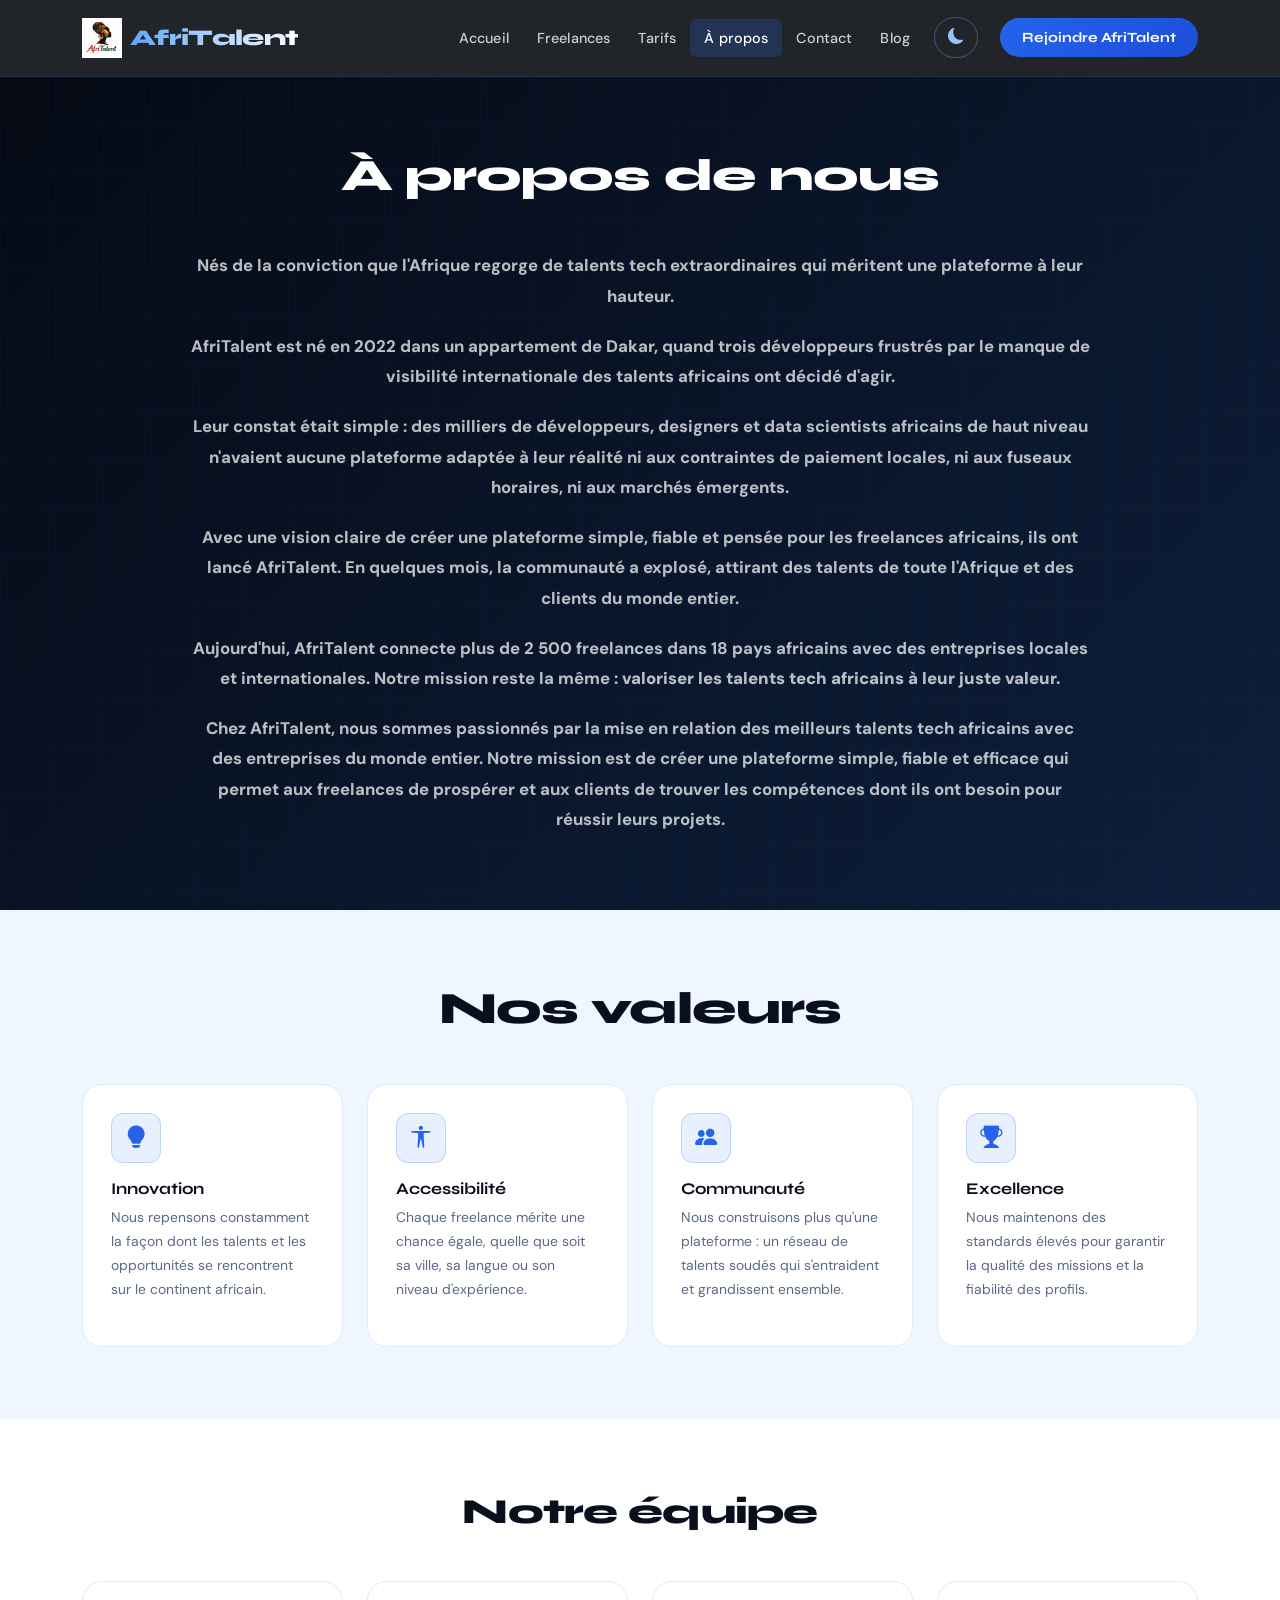
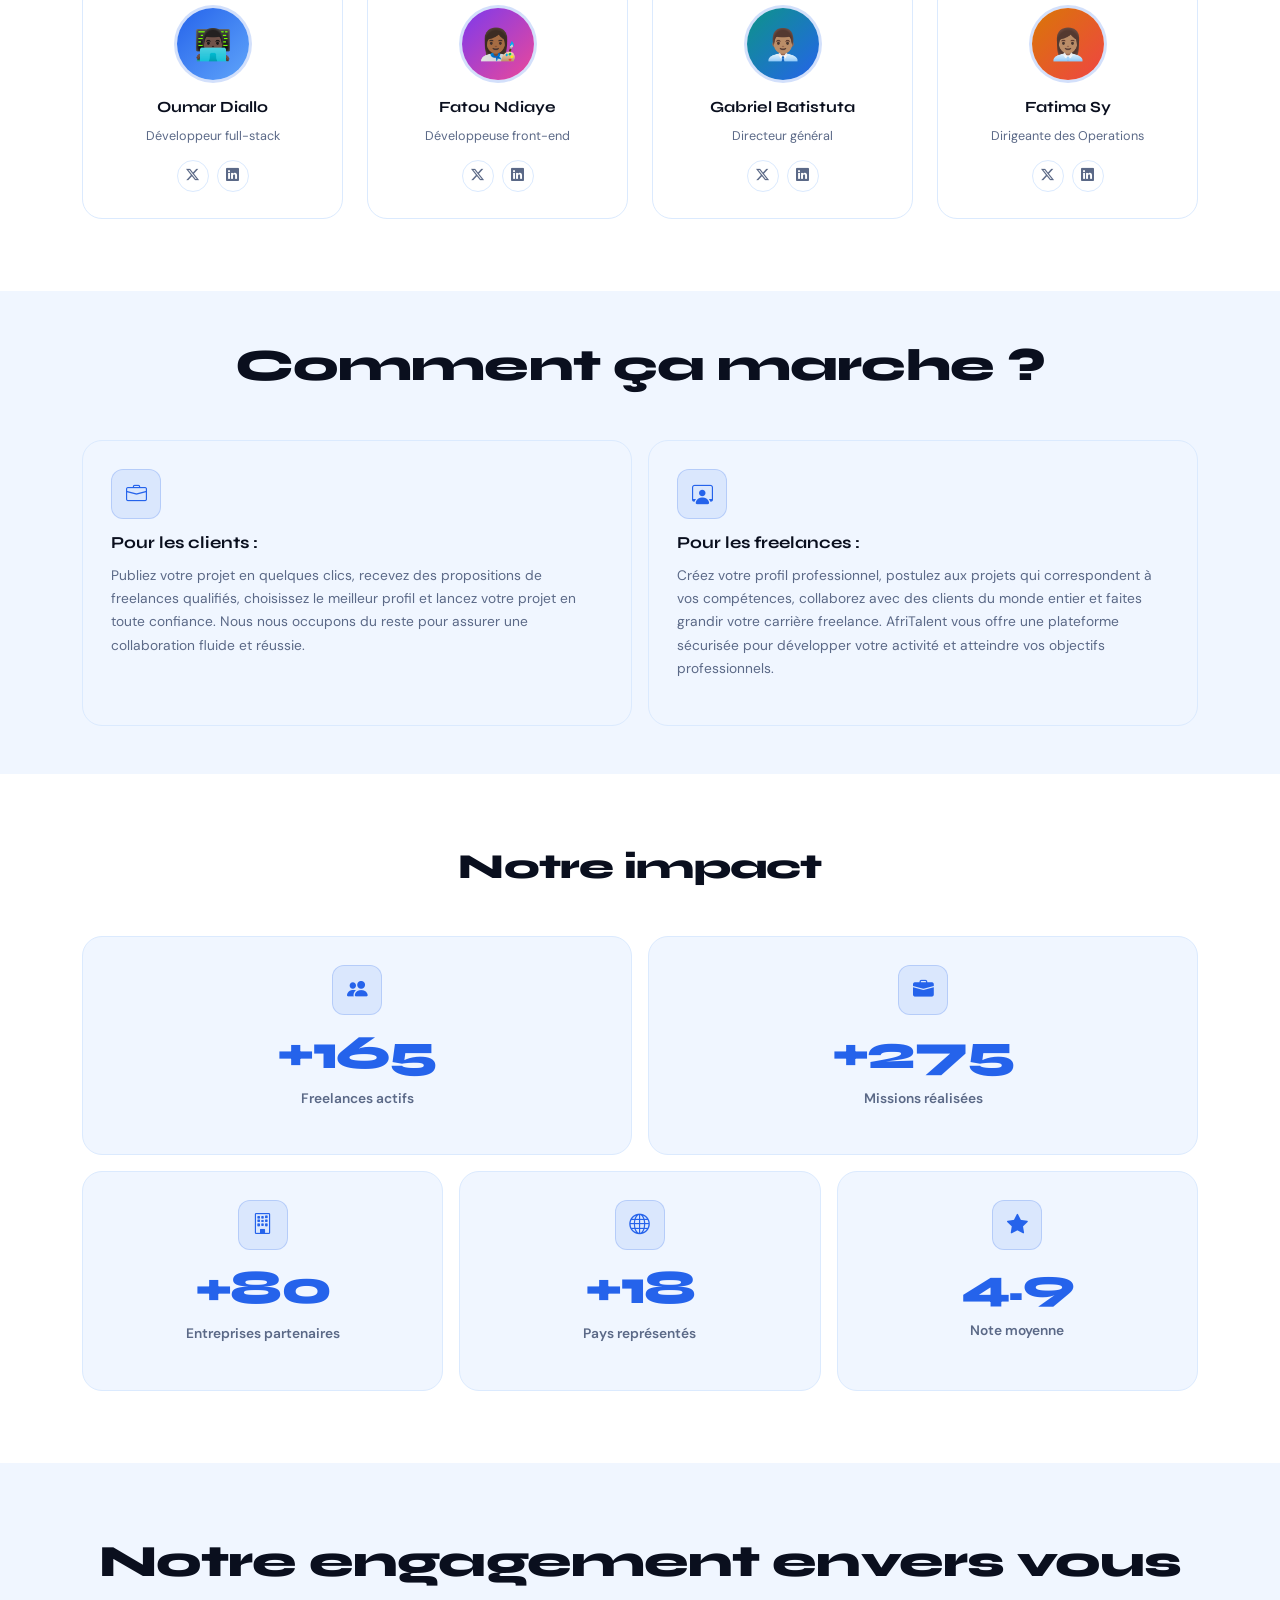
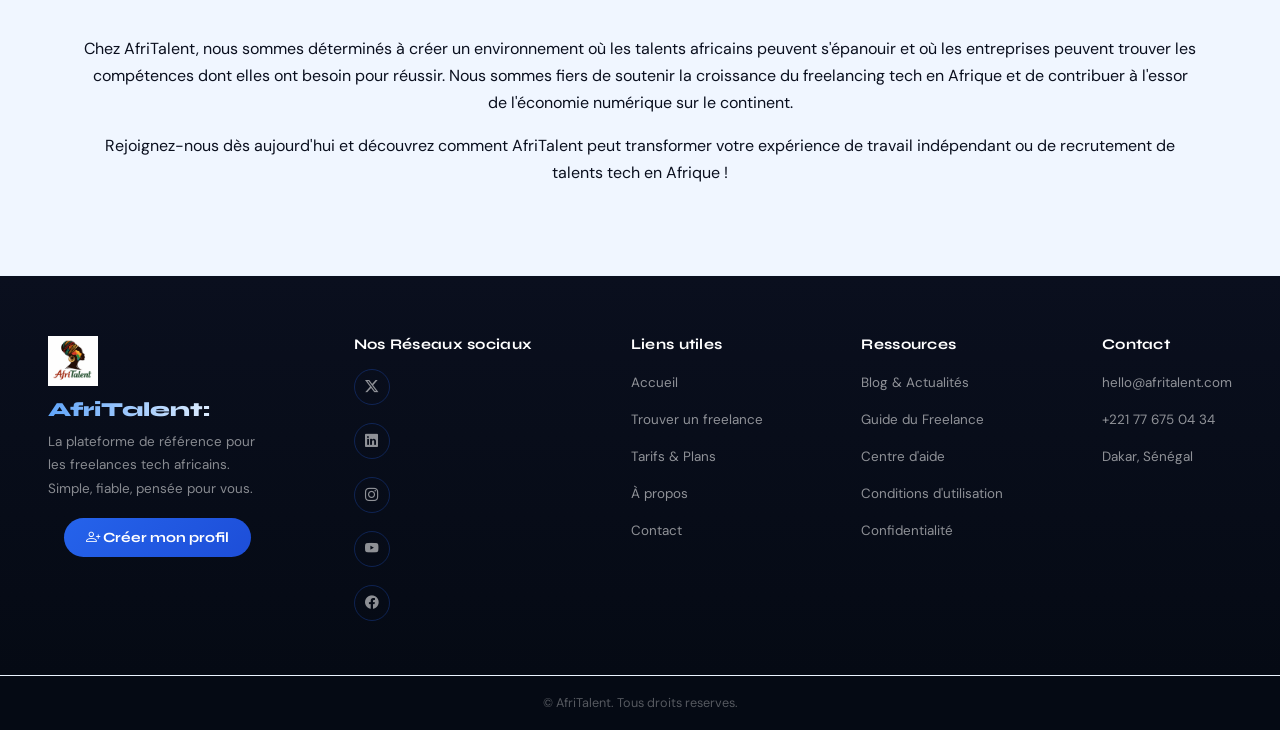
<file: about.html>
<!doctype html>
<html lang="fr">
  <head>
    <meta charset="UTF-8" />
    <meta name="viewport" content="width=device-width, initial-scale=1.0" />
    <title>AfriTalent — about</title>
    <!-- Bootstrap 5 via CDN : feuille de style -->
    <link
      href="https://cdn.jsdelivr.net/npm/bootstrap@5.3.0/dist/css/bootstrap.min.css"
      rel="stylesheet"
    />
    <link
      href="https://cdn.jsdelivr.net/npm/bootstrap-icons@1.11.3/font/bootstrap-icons.min.css"
      rel="stylesheet"
    />
    <!-- Votre feuille de style personnelle -->
    <link rel="stylesheet" href="css/style.css" />
    <link rel="icon" type="image/x-icon" href="./images/logo AfriTalent.png" />
  </head>
  <body>
    <!-- Le contenu de la page sera ajoute ici -->
    <nav class="navbar navbar-expand-lg navbar-dark bg-dark">
      <div class="container">
        <img
          src="./images/logo AfriTalent.png"
          alt="logo AfriTalent"
          height="40px"
        />
        <a class="navbar-brand" href="index.html">AfriTalent</a>
        <button
          class="navbar-toggler"
          type="button"
          data-bs-toggle="collapse"
          data-bs-target="#navMenu"
          aria-controls="navMenu"
          aria-expanded="false"
          aria-label="Toggle navigation"
        >
          <span class="navbar-toggler-icon"></span>
        </button>
        <div class="collapse navbar-collapse" id="navMenu">
          <ul class="navbar-nav ms-auto">
            <li class="nav-item">
              <a class="nav-link" href="index.html">Accueil</a>
            </li>
            <li class="nav-item">
              <a class="nav-link" href="freelances.html">Freelances</a>
            </li>
            <li class="nav-item">
              <a class="nav-link" href="tarifs.html">Tarifs</a>
            </li>
            <li class="nav-item">
              <a class="nav-link active" href="about.html">À propos</a>
            </li>
            <li class="nav-item">
              <a class="nav-link" href="contact.html">Contact</a>
            </li>
            <li class="nav-item">
              <a class="nav-link" href="blog.html">Blog</a>
            </li>
          </ul>
          <button id="darkToggle" aria-label="Basculer le mode sombre">
            <i class="bi bi-moon-fill" id="darkIcon"></i>
          </button>
          <a href="freelances.html" class="btn btn-primary ms-3"
            >Rejoindre AfriTalent</a
          >
        </div>
      </div>
    </nav>
    <!-- Contenu principal -->
    <main>
      <!-- Section Hero : accroche principale -->
      <section class="hero">
        <div class="container">
          <h2 class="text-center mb-5 fade-in-up">À propos de nous</h2>
          <p class="page-hero-sub text text-center fade-in-up">
            Nés de la conviction que l'Afrique regorge de talents tech
            extraordinaires qui méritent une plateforme à leur hauteur.
          </p>

          <p class="text-center fade-in-up">
            AfriTalent est né en 2022 dans un appartement de Dakar, quand trois
            développeurs frustrés par le manque de visibilité internationale des
            talents africains ont décidé d'agir.
          </p>
          <p class="text-center fade-in-up">
            Leur constat était simple : des milliers de développeurs, designers
            et data scientists africains de haut niveau n'avaient aucune
            plateforme adaptée à leur réalité ni aux contraintes de paiement
            locales, ni aux fuseaux horaires, ni aux marchés émergents.
          </p>
          <p class="text-center fade-in-up">
            Avec une vision claire de créer une plateforme simple, fiable et
            pensée pour les freelances africains, ils ont lancé AfriTalent. En
            quelques mois, la communauté a explosé, attirant des talents de
            toute l'Afrique et des clients du monde entier.
          </p>
          <p class="text-center fade-in-up">
            Aujourd'hui, AfriTalent connecte plus de 2 500 freelances dans 18
            pays africains avec des entreprises locales et internationales.
            Notre mission reste la même :
            <strong
              >valoriser les talents tech africains à leur juste valeur.</strong
            >
          </p>
          <p class="text-center fade-in-up">
            Chez AfriTalent, nous sommes passionnés par la mise en relation des
            meilleurs talents tech africains avec des entreprises du monde
            entier. Notre mission est de créer une plateforme simple, fiable et
            efficace qui permet aux freelances de prospérer et aux clients de
            trouver les compétences dont ils ont besoin pour réussir leurs
            projets.
          </p>
        </div>
      </section>
      <!-- Section Valeurs : ce qui nous anime -->
      <section class="container">
        <h2 class="text-center mb-5 fade-in-up">Nos valeurs</h2>
        <div class="row g-4">
          <div class="col-12 col-md-6 col-lg-3 fade-in-up">
            <div class="value-card">
              <div class="value-icon"><i class="bi bi-lightbulb-fill"></i></div>
              <h3 class="value-title">Innovation</h3>
              <p class="value-desc">
                Nous repensons constamment la façon dont les talents et les
                opportunités se rencontrent sur le continent africain.
              </p>
            </div>
          </div>
          <div class="col-12 col-md-6 col-lg-3 fade-in-up">
            <div class="value-card">
              <div class="value-icon">
                <i class="bi bi-universal-access"></i>
              </div>
              <h3 class="value-title">Accessibilité</h3>
              <p class="value-desc">
                Chaque freelance mérite une chance égale, quelle que soit sa
                ville, sa langue ou son niveau d'expérience.
              </p>
            </div>
          </div>
          <div class="col-12 col-md-6 col-lg-3 fade-in-up">
            <div class="value-card">
              <div class="value-icon"><i class="bi bi-people-fill"></i></div>
              <h3 class="value-title">Communauté</h3>
              <p class="value-desc">
                Nous construisons plus qu'une plateforme : un réseau de talents
                soudés qui s'entraident et grandissent ensemble.
              </p>
            </div>
          </div>
          <div class="col-12 col-md-6 col-lg-3 fade-in-up">
            <div class="value-card">
              <div class="value-icon"><i class="bi bi-trophy-fill"></i></div>
              <h3 class="value-title">Excellence</h3>
              <p class="value-desc">
                Nous maintenons des standards élevés pour garantir la qualité
                des missions et la fiabilité des profils.
              </p>
            </div>
          </div>
        </div>
      </section>
      <!-- section l'équipe -->
      <section class="section-bg-card" aria-labelledby="equipe-title">
        <div class="container">
          <div class="text-center mb-5 fade-in-up">
            <h2 class="section-title" id="equipe-title">Notre équipe</h2>
          </div>
          <div class="row g-4">
            <div class="col-12 col-sm-6 col-lg-3 fade-in-up">
              <div class="team-card">
                <div class="team-avatar avatar--team1" aria-hidden="true">
                  👨🏿‍💻
                </div>
                <div class="team-name">Oumar Diallo</div>
                <div class="team-role">Développeur full-stack</div>
                <div class="team-socials">
                  <a
                    href="#"
                    class="team-social-link"
                    aria-label="Twitter Oumar"
                    ><i class="bi bi-twitter-x"></i
                  ></a>
                  <a
                    href="#"
                    class="team-social-link"
                    aria-label="LinkedIn Oumar"
                    ><i class="bi bi-linkedin"></i
                  ></a>
                </div>
              </div>
            </div>

            <div class="col-12 col-sm-6 col-lg-3 fade-in-up">
              <div class="team-card">
                <div class="team-avatar avatar--team2" aria-hidden="true">
                  👩🏾‍🎨
                </div>
                <div class="team-name">Fatou Ndiaye</div>
                <div class="team-role">Développeuse front-end</div>
                <div class="team-socials">
                  <a
                    href="#"
                    class="team-social-link"
                    aria-label="Twitter Fatou"
                    ><i class="bi bi-twitter-x"></i
                  ></a>
                  <a
                    href="#"
                    class="team-social-link"
                    aria-label="LinkedIn Fatou"
                    ><i class="bi bi-linkedin"></i
                  ></a>
                </div>
              </div>
            </div>

            <div class="col-12 col-sm-6 col-lg-3 fade-in-up">
              <div class="team-card">
                <div class="team-avatar avatar--team3" aria-hidden="true">
                  👨🏽‍💼
                </div>
                <div class="team-name">Gabriel Batistuta</div>
                <div class="team-role">Directeur général</div>
                <div class="team-socials">
                  <a
                    href="#"
                    class="team-social-link"
                    aria-label="Twitter Gabriel"
                    ><i class="bi bi-twitter-x"></i
                  ></a>
                  <a
                    href="#"
                    class="team-social-link"
                    aria-label="LinkedIn Gabriel"
                    ><i class="bi bi-linkedin"></i
                  ></a>
                </div>
              </div>
            </div>

            <div class="col-12 col-sm-6 col-lg-3 fade-in-up">
              <div class="team-card">
                <div class="team-avatar avatar--team4" aria-hidden="true">
                  👩🏽‍💼
                </div>
                <div class="team-name">Fatima Sy</div>
                <div class="team-role">Dirigeante des Operations</div>
                <div class="team-socials">
                  <a
                    href="#"
                    class="team-social-link"
                    aria-label="Twitter Fatima"
                    ><i class="bi bi-twitter-x"></i
                  ></a>
                  <a
                    href="#"
                    class="team-social-link"
                    aria-label="LinkedIn Fatima"
                    ><i class="bi bi-linkedin"></i
                  ></a>
                </div>
              </div>
            </div>
          </div>
        </div>
      </section>
      <!-- Section Comment ça marche : processus simple -->
      <section class="container py-5">
        <h2 class="text-center mb-5 fade-in-up">Comment ça marche ?</h2>
        <div class="bento-grid">
          <article class="bento-card card-large fade-in-up">
            <div class="bento-icon"><i class="bi bi-briefcase"></i></div>
            <h3>Pour les clients :</h3>
            <p>
              Publiez votre projet en quelques clics, recevez des propositions
              de freelances qualifiés, choisissez le meilleur profil et lancez
              votre projet en toute confiance. Nous nous occupons du reste pour
              assurer une collaboration fluide et réussie.
            </p>
          </article>
          <article class="bento-card card-large fade-in-up">
            <div class="bento-icon"><i class="bi bi-person-workspace"></i></div>
            <h3>Pour les freelances :</h3>
            <p>
              Créez votre profil professionnel, postulez aux projets qui
              correspondent à vos compétences, collaborez avec des clients du
              monde entier et faites grandir votre carrière freelance.
              AfriTalent vous offre une plateforme sécurisée pour développer
              votre activité et atteindre vos objectifs professionnels.
            </p>
          </article>
        </div>
      </section>
      <section class="section-bg-card" aria-labelledby="chiffres-title">
        <div class="text-center mb-5 fade-in-up">
          <h2 class="section-title" id="chiffres-title">Notre impact</h2>
        </div>

        <div class="container">
          <div class="bento-grid" id="dg">
            <div class="bento-card bento-card--stat-lg fade-in-up">
              <div class="bento-icon bento-icon--center">
                <i class="bi bi-people-fill"></i>
              </div>

              <div class="bento-stat-value">
                <span class="counter" data-target="500">+500</span>
              </div>

              <p class="bento-stat-label">Freelances actifs</p>
            </div>

            <div class="bento-card bento-card--stat-lg fade-in-up">
              <div class="bento-icon bento-icon--center">
                <i class="bi bi-briefcase-fill"></i>
              </div>

              <div class="bento-stat-value">
                <span class="counter" data-target="1000">+1000</span>
              </div>

              <p class="bento-stat-label">Missions réalisées</p>
            </div>

            <div class="bento-card bento-card--stat-sm fade-in-up">
              <div class="bento-icon bento-icon--center">
                <i class="bi bi-building"></i>
              </div>

              <div class="bento-stat-value">
                <span class="counter" data-target="300">+300</span>
              </div>

              <p class="bento-stat-label">Entreprises partenaires</p>
            </div>

            <div class="bento-card bento-card--stat-sm fade-in-up">
              <div class="bento-icon bento-icon--center">
                <i class="bi bi-globe"></i>
              </div>

              <div class="bento-stat-value">
                <span class="counter" data-target="18">+18</span>
              </div>

              <p class="bento-stat-label">Pays représentés</p>
            </div>

            <div class="bento-card bento-card--stat-sm fade-in-up">
              <div class="bento-icon bento-icon--center">
                <i class="bi bi-star-fill"></i>
              </div>

              <div class="bento-stat-fixed">4.9</div>

              <p class="bento-stat-label">Note moyenne</p>
            </div>
          </div>
        </div>
      </section>
      <!-- Section Conclusion : notre engagement envers vous -->
      <section class="container">
        <h2 class="text-center mb-5 fade-in-up">
          Notre engagement envers vous
        </h2>
        <p class="text-center fade-in-up">
          Chez AfriTalent, nous sommes déterminés à créer un environnement où
          les talents africains peuvent s'épanouir et où les entreprises peuvent
          trouver les compétences dont elles ont besoin pour réussir. Nous
          sommes fiers de soutenir la croissance du freelancing tech en Afrique
          et de contribuer à l'essor de l'économie numérique sur le continent.
        </p>
        <p class="text-center fade-in-up">
          Rejoignez-nous dès aujourd'hui et découvrez comment AfriTalent peut
          transformer votre expérience de travail indépendant ou de recrutement
          de talents tech en Afrique !
        </p>
      </section>
      <hr />
    </main>
    <!-- Pied de page -->
    <footer class="footer">
      <div class="footer-brand">
        <img src="./images/logo AfriTalent.png" width="50px" alt="logo" />
        <h4>AfriTalent:</h4>
        <p>
          La plateforme de référence pour <br />les freelances tech africains.
          <br />
          Simple, fiable, pensée pour vous.
        </p>
        <a href="freelances.html" class="btn btn-primary ms-3"
          ><i class="bi bi-person-plus"></i> Créer mon profil</a
        >
      </div>
      <div class="social-icons">
        <h5>Nos Réseaux sociaux</h5>
        <ul>
          <li>
            <a href="#" class="social-icon" aria-label="Twitter"
              ><i class="bi bi-twitter-x"></i
            ></a>
          </li>
          <li>
            <a href="#" class="social-icon" aria-label="LinkedIn"
              ><i class="bi bi-linkedin"></i
            ></a>
          </li>
          <li>
            <a href="#" class="social-icon" aria-label="Instagram"
              ><i class="bi bi-instagram"></i
            ></a>
          </li>
          <li>
            <a href="#" class="social-icon" aria-label="YouTube"
              ><i class="bi bi-youtube"></i
            ></a>
          </li>
          <li>
            <a href="#" class="social-icon" aria-label="Facebook"
              ><i class="bi bi-facebook"></i
            ></a>
          </li>
        </ul>
      </div>
      <div>
        <h5>Liens utiles</h5>
        <ul>
          <li><a href="index.html">Accueil</a></li>
          <li><a href="freelances.html">Trouver un freelance</a></li>
          <li><a href="tarifs.html">Tarifs &amp; Plans</a></li>
          <li><a href="about.html">À propos</a></li>
          <li><a href="contact.html">Contact</a></li>
        </ul>
      </div>
      <div>
        <h5>Ressources</h5>
        <ul>
          <li><a href="#">Blog &amp; Actualités</a></li>
          <li><a href="#">Guide du Freelance</a></li>
          <li><a href="#">Centre d'aide</a></li>
          <li><a href="#">Conditions d'utilisation</a></li>
          <li><a href="#">Confidentialité</a></li>
        </ul>
      </div>
      <div>
        <h5>Contact</h5>
        <ul>
          <li>
            <a href="mailto:hello@afritalent.com">hello@afritalent.com</a>
          </li>
          <li><a href="tel:+221776750434">+221 77 675 04 34</a></li>
          <li><span>Dakar, Sénégal</span></li>
        </ul>
      </div>
    </footer>
    <hr />
    <p>&copy; <span id="year"></span> AfriTalent. Tous droits reserves.</p>
    <!-- Bootstrap 5 via CDN : script JavaScript -->
    <script src="https://cdn.jsdelivr.net/npm/bootstrap@5.3.0/dist/js/bootstrap.bundle.min.js"></script>
    <!-- Votre script JavaScript -->
    <button id="backToTop" title="Retour en haut">
      <i class="bi bi-arrow-up"></i>
    </button>
    <script src="js/main.js"></script>
  </body>
</html>
</file>
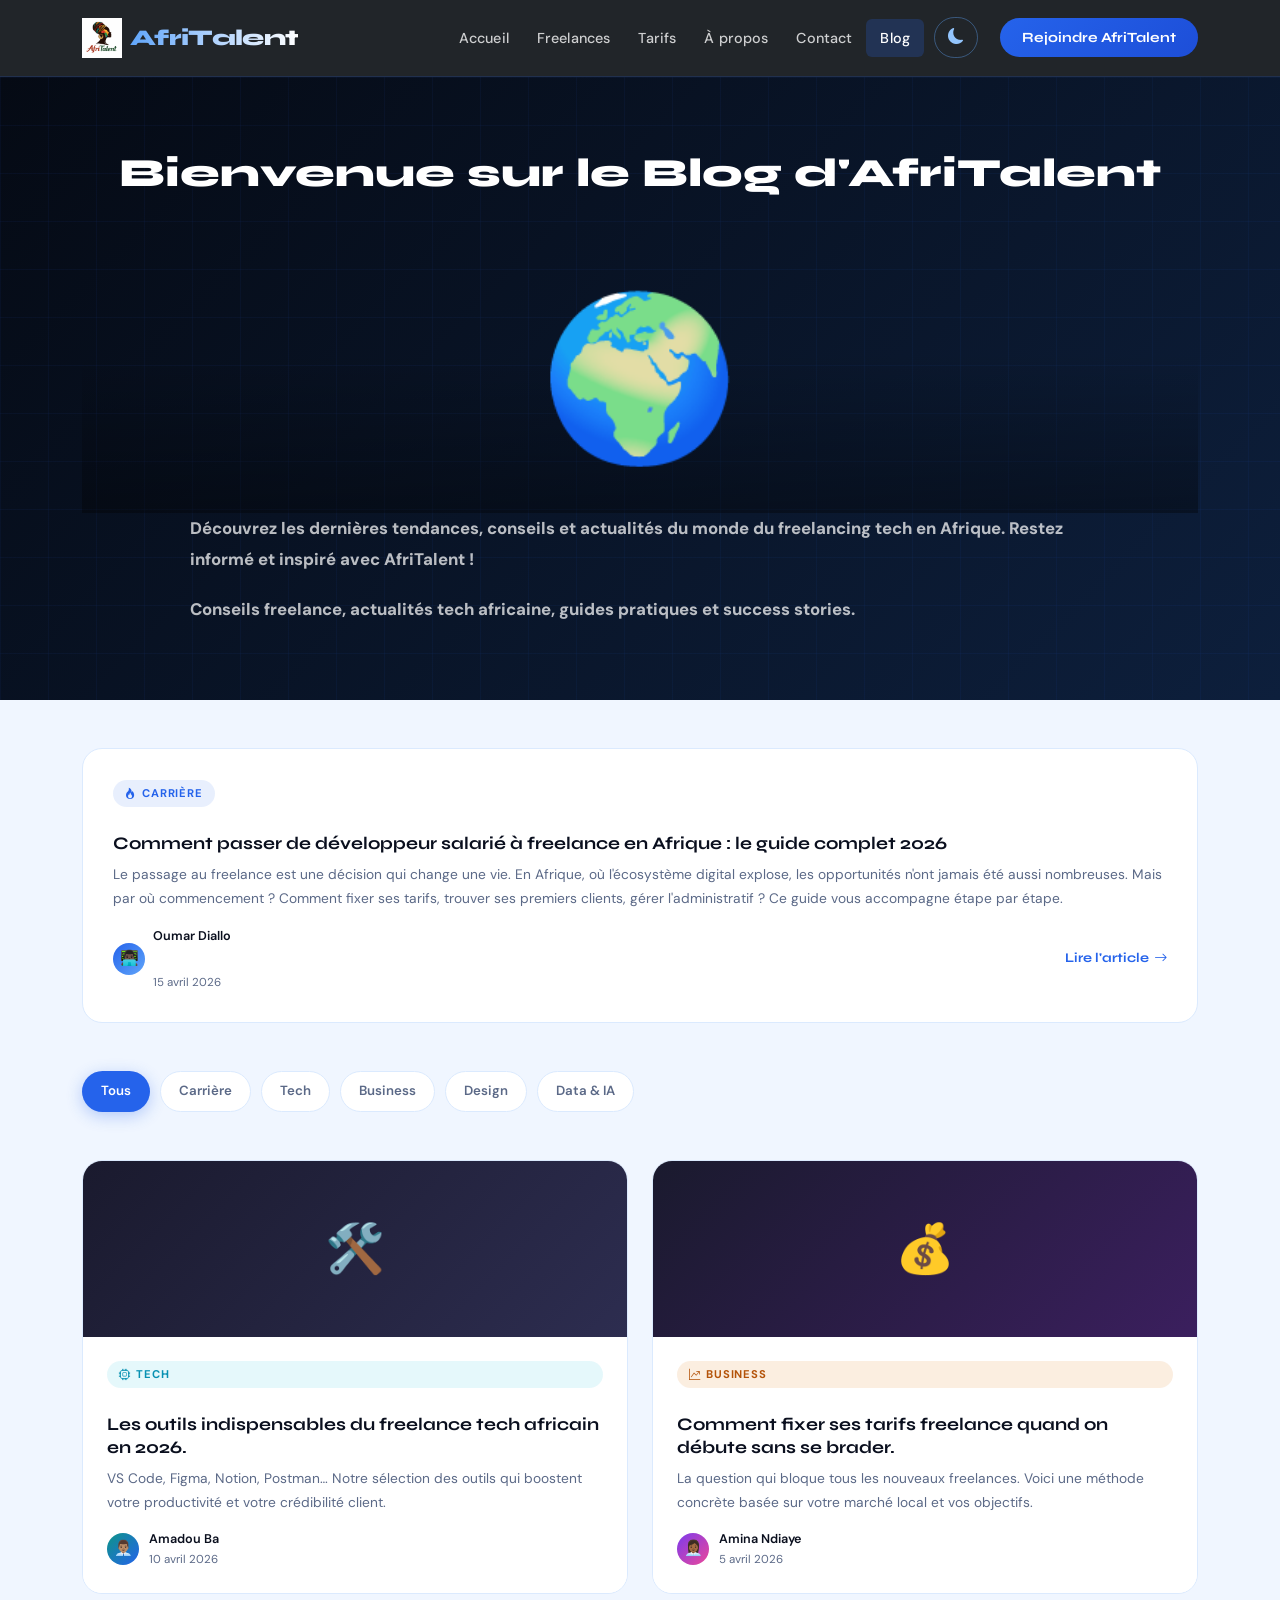
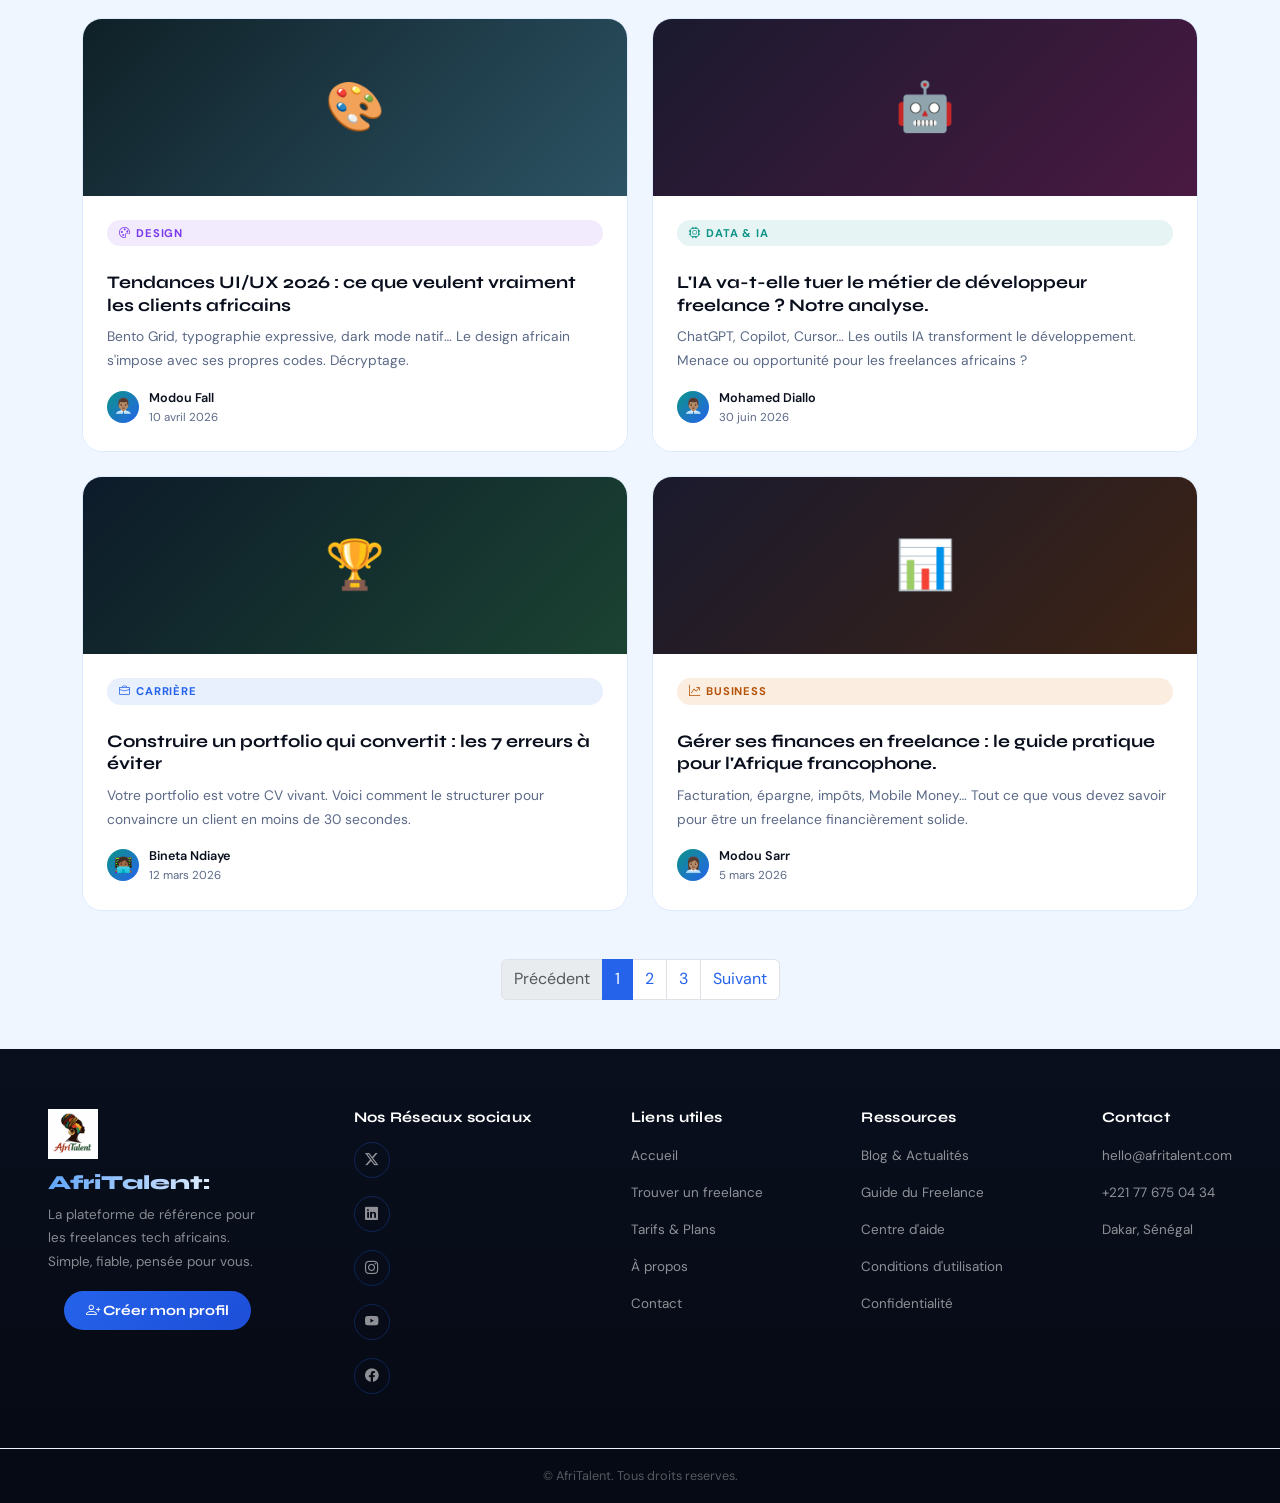
<file: blog.html>
<!doctype html>
<html lang="fr">
  <head>
    <meta charset="UTF-8" />
    <meta name="viewport" content="width=device-width, initial-scale=1.0" />
    <title>AfriTalent — Blog</title>
    <!-- Bootstrap 5 via CDN : feuille de style -->
    <link
      href="https://cdn.jsdelivr.net/npm/bootstrap@5.3.0/dist/css/bootstrap.min.css"
      rel="stylesheet"
    />
    <link
      href="https://cdn.jsdelivr.net/npm/bootstrap-icons@1.11.3/font/bootstrap-icons.min.css"
      rel="stylesheet"
    />
    <!-- Votre feuille de style personnelle -->
    <link rel="stylesheet" href="css/style.css" />
    <link rel="icon" type="image/x-icon" href="./images/logo AfriTalent.png" />
  </head>
  <body>
    <nav class="navbar navbar-expand-lg navbar-dark bg-dark">
      <div class="container">
        <img
          src="./images/logo AfriTalent.png"
          alt="logo AfriTalent"
          height="40px"
        />
        <a class="navbar-brand" href="index.html">AfriTalent</a>
        <button
          class="navbar-toggler"
          type="button"
          data-bs-toggle="collapse"
          data-bs-target="#navMenu"
          aria-controls="navMenu"
          aria-expanded="false"
          aria-label="Toggle navigation"
        >
          <span class="navbar-toggler-icon"></span>
        </button>
        <div class="collapse navbar-collapse" id="navMenu">
          <ul class="navbar-nav ms-auto">
            <li class="nav-item">
              <a class="nav-link" href="index.html">Accueil</a>
            </li>
            <li class="nav-item">
              <a class="nav-link" href="freelances.html">Freelances</a>
            </li>
            <li class="nav-item">
              <a class="nav-link" href="tarifs.html">Tarifs</a>
            </li>
            <li class="nav-item">
              <a class="nav-link" href="about.html">À propos</a>
            </li>
            <li class="nav-item">
              <a class="nav-link" href="contact.html">Contact</a>
            </li>
            <li class="nav-item">
              <a class="nav-link active" href="blog.html">Blog</a>
            </li>
          </ul>
          <button id="darkToggle" aria-label="Basculer le mode sombre">
            <i class="bi bi-moon-fill" id="darkIcon"></i>
          </button>
          <a href="freelances.html" class="btn btn-primary ms-3"
            >Rejoindre AfriTalent</a
          >
        </div>
      </div>
    </nav>
    <main>
      <!-- Section Hero : accroche principale -->
      <section class="hero">
        <div class="container">
          <h1 class="text-center mb-5 fade-in-up">
            Bienvenue sur le Blog d'AfriTalent
          </h1>
          <div
            class="blog-featured-img fade-in-up"
            aria-hidden="true"
            style="
              font-size: 10rem;
              background: linear-gradient(
                to top,
                rgba(0, 0, 0, 0.35),
                transparent 60%
              );
              align-items: center;
              justify-content: center;
              display: flex;
            "
          >
            🌍
          </div>
          <p class="fade-in-up">
            Découvrez les dernières tendances, conseils et actualités du monde
            du freelancing tech en Afrique. Restez informé et inspiré avec
            AfriTalent !
          </p>
          <p class="page-hero-sub fade-in-up">
            Conseils freelance, actualités tech africaine, guides pratiques et
            success stories.
          </p>
        </div>
      </section>
      <section aria-labelledby="blog-title" class="py-5">
        <div class="container">
          <div class="blog-featured-body mb-5">
            <span class="blog-cat blog-cat--carriere">
              <i class="bi bi-fire"></i> Carrière
            </span>
            <h2 class="blog-title mt-3 fade-in-up" id="blog-title">
              <a href="#">
                Comment passer de développeur salarié à freelance en Afrique :
                le guide complet 2026
              </a>
            </h2>
            <p class="blog-excerpt fade-in-up">
              Le passage au freelance est une décision qui change une vie. En
              Afrique, où l'écosystème digital explose, les opportunités n'ont
              jamais été aussi nombreuses. Mais par où commencement ? Comment
              fixer ses tarifs, trouver ses premiers clients, gérer
              l'administratif ? Ce guide vous accompagne étape par étape.
            </p>
            <div
              class="blog-meta d-flex align-items-center flex-wrap gap-2 fade-in-up"
            >
              <div
                class="blog-meta-avatar blog-meta-avatar--1"
                aria-hidden="true"
              >
                👨🏿‍💻
              </div>

              <div class="blog-meta-info">
                <span class="blog-meta-author">Oumar Diallo</span><br />
                <span class="blog-meta-date">15 avril 2026</span>
              </div>

              <a href="#" class="blog-read-more ms-auto">
                Lire l'article <i class="bi bi-arrow-right"></i>
              </a>
            </div>
          </div>

          <div
            class="blog-filter-bar fade-in-up mb-5"
            role="group"
            aria-label="Filtrer les articles"
          >
            <button class="blog-filter-btn active" data-blog-filter="all">
              Tous
            </button>
            <button class="blog-filter-btn" data-blog-filter="carriere">
              Carrière
            </button>
            <button class="blog-filter-btn" data-blog-filter="tech">
              Tech
            </button>
            <button class="blog-filter-btn" data-blog-filter="business">
              Business
            </button>
            <button class="blog-filter-btn" data-blog-filter="design">
              Design
            </button>
            <button class="blog-filter-btn" data-blog-filter="data-ia">
              Data & IA
            </button>
          </div>

          <div class="row g-4 blog-posts-grid fade-in-up">
            <div class="col-12 col-md-6 blog-post-wrapper" data-blog-cat="tech">
              <article class="blog-card">
                <div
                  class="blog-card-img text-center p-5"
                  style="
                    font-size: 3rem;
                    background: linear-gradient(135deg, #1a1a2e, #2d2d50);
                  "
                >
                  🛠️
                </div>

                <div class="blog-card-body p-4">
                  <span class="blog-cat blog-cat--tech">
                    <i class="bi bi-cpu"></i> Tech
                  </span>

                  <h3 class="blog-title mt-3">
                    <a href="#">
                      Les outils indispensables du freelance tech africain en
                      2026.
                    </a>
                  </h3>

                  <p class="blog-excerpt">
                    VS Code, Figma, Notion, Postman… Notre sélection des outils
                    qui boostent votre productivité et votre crédibilité client.
                  </p>
                  <div class="blog-meta">
                    <div
                      class="blog-meta-avatar blog-meta-avatar--3"
                      aria-hidden="true"
                    >
                      👨🏽‍💼
                    </div>
                    <div class="blog-meta-info">
                      <span class="blog-meta-author">Amadou Ba</span>
                      <span class="blog-meta-date">10 avril 2026</span>
                    </div>
                  </div>
                </div>
              </article>
            </div>

            <div
              class="col-12 col-md-6 blog-post-wrapper fade-in-up"
              data-blog-cat="business"
            >
              <article class="blog-card">
                <div
                  class="blog-card-img text-center p-5"
                  style="
                    font-size: 3rem;
                    background: linear-gradient(135deg, #1a1a2e, #3b1f5e);
                  "
                >
                  💰
                </div>

                <div class="blog-card-body p-4">
                  <span class="blog-cat blog-cat--business">
                    <i class="bi bi-graph-up-arrow"></i> Business
                  </span>

                  <h3 class="blog-title mt-3">
                    <a href="#">
                      Comment fixer ses tarifs freelance quand on débute sans se
                      brader.
                    </a>
                  </h3>

                  <p class="blog-excerpt">
                    La question qui bloque tous les nouveaux freelances. Voici
                    une méthode concrète basée sur votre marché local et vos
                    objectifs.
                  </p>
                  <div class="blog-meta">
                    <div
                      class="blog-meta-avatar blog-meta-avatar--2"
                      aria-hidden="true"
                    >
                      👩🏾‍💼
                    </div>
                    <div class="blog-meta-info">
                      <span class="blog-meta-author">Amina Ndiaye</span>
                      <span class="blog-meta-date">5 avril 2026</span>
                    </div>
                  </div>
                </div>
              </article>
            </div>

            <div
              class="col-12 col-md-6 blog-post-wrapper fade-in-up"
              data-blog-cat="design"
            >
              <article class="blog-card">
                <div
                  class="blog-card-img text-center p-5"
                  style="
                    font-size: 3rem;
                    background: linear-gradient(135deg, #0f2027, #2c5364);
                  "
                >
                  🎨
                </div>

                <div class="blog-card-body p-4">
                  <span class="blog-cat blog-cat--design">
                    <i class="bi bi-palette"></i> Design
                  </span>

                  <h3 class="blog-title mt-3">
                    <a href="#">
                      Tendances UI/UX 2026 : ce que veulent vraiment les clients
                      africains
                    </a>
                  </h3>

                  <p class="blog-excerpt">
                    Bento Grid, typographie expressive, dark mode natif… Le
                    design africain s'impose avec ses propres codes. Décryptage.
                  </p>
                  <div class="blog-meta">
                    <div
                      class="blog-meta-avatar blog-meta-avatar--3"
                      aria-hidden="true"
                    >
                      👨🏽‍💼
                    </div>
                    <div class="blog-meta-info">
                      <span class="blog-meta-author">Modou Fall</span>
                      <span class="blog-meta-date">10 avril 2026</span>
                    </div>
                  </div>
                </div>
              </article>
            </div>

            <div
              class="col-12 col-md-6 blog-post-wrapper fade-in-up"
              data-blog-cat="data-ia"
            >
              <article class="blog-card">
                <div
                  class="blog-card-img text-center p-5"
                  style="
                    font-size: 3rem;
                    background: linear-gradient(135deg, #1a1a2e, #4a1942);
                  "
                >
                  🤖
                </div>

                <div class="blog-card-body p-4">
                  <span class="blog-cat blog-cat--data-ia">
                    <i class="bi bi-cpu"></i> Data & IA
                  </span>

                  <h3 class="blog-title mt-3">
                    <a href="#">
                      L'IA va-t-elle tuer le métier de développeur freelance ?
                      Notre analyse.
                    </a>
                  </h3>

                  <p class="blog-excerpt">
                    ChatGPT, Copilot, Cursor… Les outils IA transforment le
                    développement. Menace ou opportunité pour les freelances
                    africains ?
                  </p>
                  <div class="blog-meta">
                    <div
                      class="blog-meta-avatar blog-meta-avatar--3"
                      aria-hidden="true"
                    >
                      👨🏽‍💼
                    </div>
                    <div class="blog-meta-info">
                      <span class="blog-meta-author">Mohamed Diallo</span>
                      <span class="blog-meta-date">30 juin 2026</span>
                    </div>
                  </div>
                </div>
              </article>
            </div>

            <div
              class="col-12 col-md-6 blog-post-wrapper fade-in-up"
              data-blog-cat="carriere"
            >
              <article class="blog-card">
                <div
                  class="blog-card-img text-center p-5"
                  style="
                    font-size: 3rem;
                    background: linear-gradient(135deg, #0d1b2a, #1b4332);
                  "
                >
                  🏆
                </div>

                <div class="blog-card-body p-4">
                  <span class="blog-cat blog-cat--carriere">
                    <i class="bi bi-briefcase"></i> Carrière
                  </span>

                  <h3 class="blog-title mt-3">
                    <a href="#">
                      Construire un portfolio qui convertit : les 7 erreurs à
                      éviter
                    </a>
                  </h3>

                  <p class="blog-excerpt">
                    Votre portfolio est votre CV vivant. Voici comment le
                    structurer pour convaincre un client en moins de 30
                    secondes.
                  </p>
                  <div class="blog-meta">
                    <div
                      class="blog-meta-avatar blog-meta-avatar--3"
                      aria-hidden="true"
                    >
                      👩🏾‍💻
                    </div>
                    <div class="blog-meta-info">
                      <span class="blog-meta-author">Bineta Ndiaye</span>
                      <span class="blog-meta-date">12 mars 2026</span>
                    </div>
                  </div>
                </div>
              </article>
            </div>

            <div
              class="col-12 col-md-6 blog-post-wrapper fade-in-up"
              data-blog-cat="business"
            >
              <article class="blog-card">
                <div
                  class="blog-card-img text-center p-5"
                  style="
                    font-size: 3rem;
                    background: linear-gradient(135deg, #1a1a2e, #3d2314);
                  "
                >
                  📊
                </div>

                <div class="blog-card-body p-4">
                  <span class="blog-cat blog-cat--business">
                    <i class="bi bi-graph-up-arrow"></i> Business
                  </span>

                  <h3 class="blog-title mt-3">
                    <a href="#">
                      Gérer ses finances en freelance : le guide pratique pour
                      l'Afrique francophone.
                    </a>
                  </h3>
                  <p class="blog-excerpt">
                    Facturation, épargne, impôts, Mobile Money… Tout ce que vous
                    devez savoir pour être un freelance financièrement solide.
                  </p>
                  <div class="blog-meta">
                    <div
                      class="blog-meta-avatar blog-meta-avatar--3"
                      aria-hidden="true"
                    >
                      👩🏽‍💼
                    </div>
                    <div class="blog-meta-info">
                      <span class="blog-meta-author">Modou Sarr</span>
                      <span class="blog-meta-date">5 mars 2026</span>
                    </div>
                  </div>
                </div>
              </article>
            </div>
          </div>

          <nav aria-label="Pagination" class="mt-5 fade-in-up">
            <ul class="pagination justify-content-center">
              <li class="page-item disabled">
                <a class="page-link" href="#" tabindex="-1" aria-disabled="true"
                  >Précédent</a
                >
              </li>
              <li class="page-item active" aria-current="page">
                <a class="page-link" href="#">1</a>
              </li>
              <li class="page-item">
                <a class="page-link" href="#">2</a>
              </li>
              <li class="page-item">
                <a class="page-link" href="#">3</a>
              </li>
              <li class="page-item">
                <a class="page-link" href="#">Suivant</a>
              </li>
            </ul>
          </nav>
        </div>
      </section>
      <hr />
    </main>
    <!-- Pied de page -->
    <footer class="footer">
      <div class="footer-brand">
        <img src="./images/logo AfriTalent.png" width="50px" alt="logo" />
        <h4>AfriTalent:</h4>
        <p>
          La plateforme de référence pour <br />les freelances tech africains.
          <br />
          Simple, fiable, pensée pour vous.
        </p>
        <a href="freelances.html" class="btn btn-primary ms-3"
          ><i class="bi bi-person-plus"></i> Créer mon profil</a
        >
      </div>
      <div class="social-icons">
        <h5>Nos Réseaux sociaux</h5>
        <ul>
          <li>
            <a href="#" class="social-icon" aria-label="Twitter"
              ><i class="bi bi-twitter-x"></i
            ></a>
          </li>
          <li>
            <a href="#" class="social-icon" aria-label="LinkedIn"
              ><i class="bi bi-linkedin"></i
            ></a>
          </li>
          <li>
            <a href="#" class="social-icon" aria-label="Instagram"
              ><i class="bi bi-instagram"></i
            ></a>
          </li>
          <li>
            <a href="#" class="social-icon" aria-label="YouTube"
              ><i class="bi bi-youtube"></i
            ></a>
          </li>
          <li>
            <a href="#" class="social-icon" aria-label="Facebook"
              ><i class="bi bi-facebook"></i
            ></a>
          </li>
        </ul>
      </div>
      <div>
        <h5>Liens utiles</h5>
        <ul>
          <li><a href="index.html">Accueil</a></li>
          <li><a href="freelances.html">Trouver un freelance</a></li>
          <li><a href="tarifs.html">Tarifs &amp; Plans</a></li>
          <li><a href="about.html">À propos</a></li>
          <li><a href="contact.html">Contact</a></li>
        </ul>
      </div>
      <div>
        <h5>Ressources</h5>
        <ul>
          <li><a href="#">Blog &amp; Actualités</a></li>
          <li><a href="#">Guide du Freelance</a></li>
          <li><a href="#">Centre d'aide</a></li>
          <li><a href="#">Conditions d'utilisation</a></li>
          <li><a href="#">Confidentialité</a></li>
        </ul>
      </div>
      <div>
        <h5>Contact</h5>
        <ul>
          <li>
            <a href="mailto:hello@afritalent.com">hello@afritalent.com</a>
          </li>
          <li><a href="tel:+221776750434">+221 77 675 04 34</a></li>
          <li><span>Dakar, Sénégal</span></li>
        </ul>
      </div>
    </footer>
    <hr />
    <p>&copy; <span id="year"></span> AfriTalent. Tous droits reserves.</p>
    <!-- Bootstrap 5 via CDN : script JavaScript -->
    <script src="https://cdn.jsdelivr.net/npm/bootstrap@5.3.0/dist/js/bootstrap.bundle.min.js"></script>
    <!-- Votre script JavaScript -->
    <button id="backToTop" title="Retour en haut">
      <i class="bi bi-arrow-up"></i>
    </button>
    <script src="js/main.js"></script>
  </body>
</html>
</file>
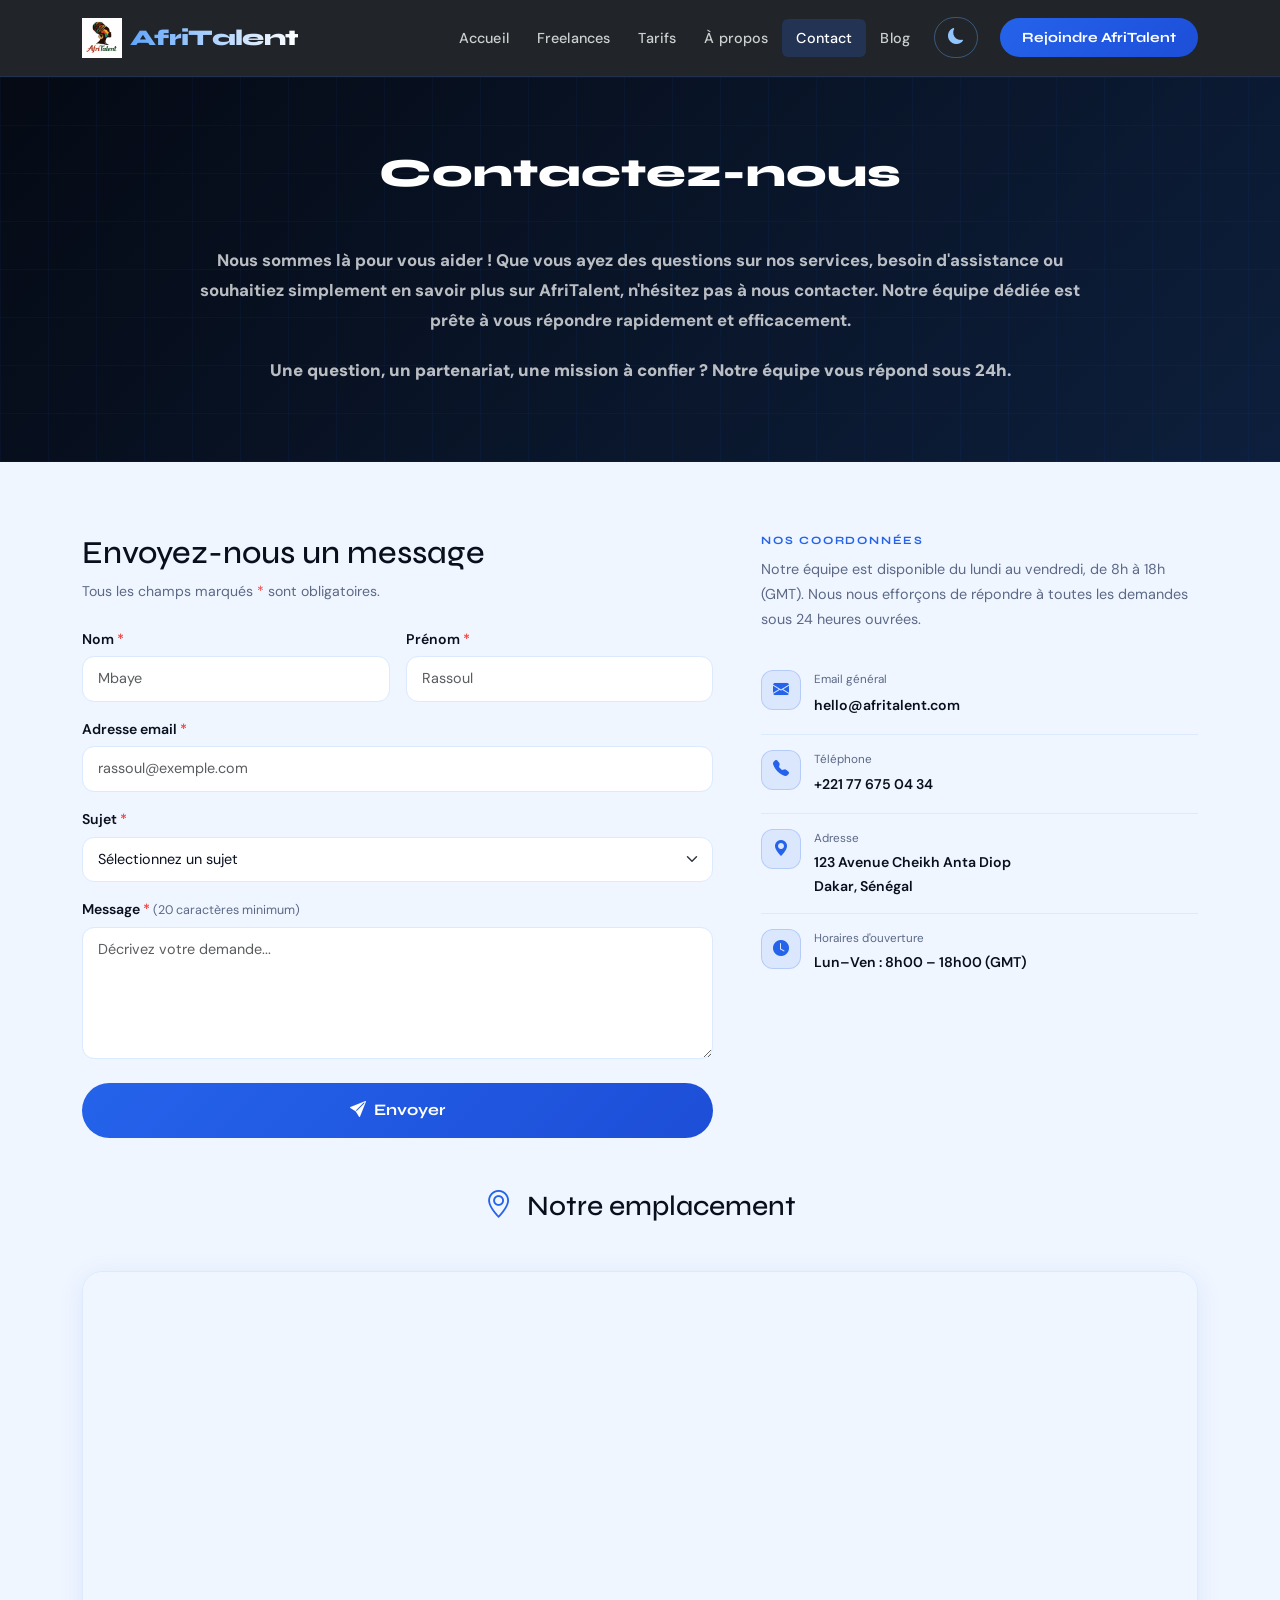
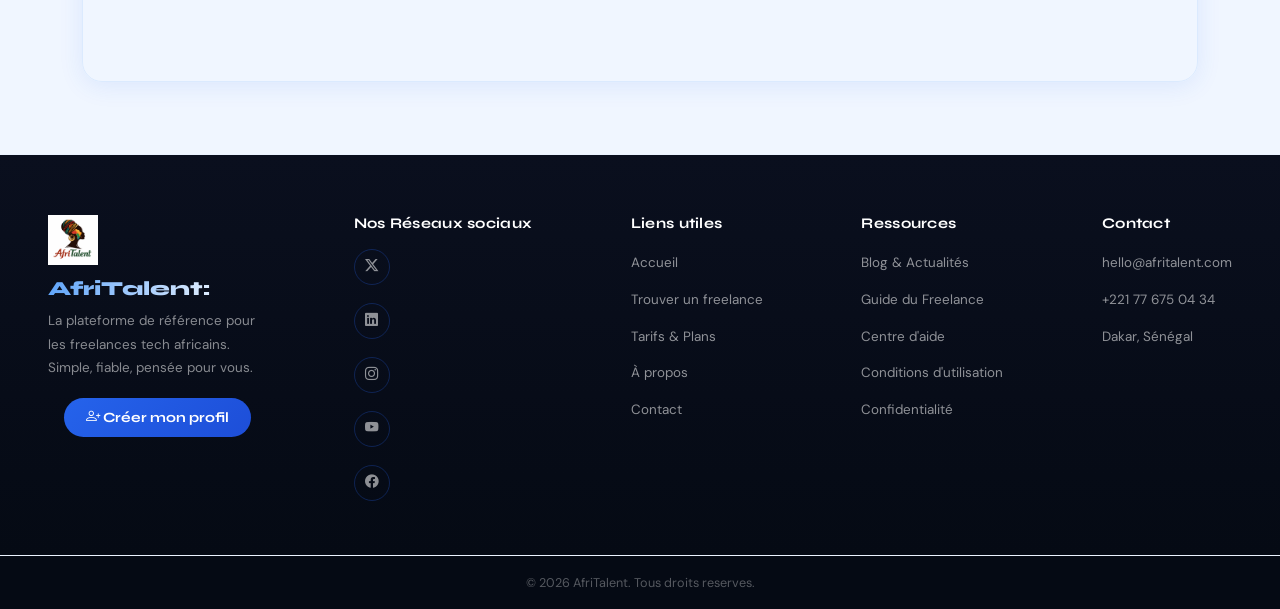
<file: contact.html>
<!doctype html>
<html lang="fr">
  <head>
    <meta charset="UTF-8" />
    <meta name="viewport" content="width=device-width, initial-scale=1.0" />
    <title>AfriTalent — contact</title>
    <!-- Bootstrap 5 via CDN : feuille de style -->
    <link
      href="https://cdn.jsdelivr.net/npm/bootstrap@5.3.0/dist/css/bootstrap.min.css"
      rel="stylesheet"
    />
    <link
      href="https://cdn.jsdelivr.net/npm/bootstrap-icons@1.11.3/font/bootstrap-icons.min.css"
      rel="stylesheet"
    />
    <!-- Votre feuille de style personnelle -->
    <link rel="stylesheet" href="css/style.css" />
    <link rel="icon" type="image/x-icon" href="./images/logo AfriTalent.png" />
  </head>
  <body>
    <!-- Le contenu de la page sera ajoute ici -->
    <!-- Navigation Bootstrap commune a toutes les pages -->
    <nav class="navbar navbar-expand-lg navbar-dark bg-dark">
      <div class="container">
        <img
          src="./images/logo AfriTalent.png"
          alt="logo AfriTalent"
          height="40px"
        />
        <a class="navbar-brand" href="index.html">AfriTalent</a>
        <button
          class="navbar-toggler"
          type="button"
          data-bs-toggle="collapse"
          data-bs-target="#navMenu"
          aria-controls="navMenu"
          aria-expanded="false"
          aria-label="Toggle navigation"
        >
          <span class="navbar-toggler-icon"></span>
        </button>
        <div class="collapse navbar-collapse" id="navMenu">
          <ul class="navbar-nav ms-auto">
            <li class="nav-item">
              <a class="nav-link" href="index.html">Accueil</a>
            </li>
            <li class="nav-item">
              <a class="nav-link" href="freelances.html">Freelances</a>
            </li>
            <li class="nav-item">
              <a class="nav-link" href="tarifs.html">Tarifs</a>
            </li>
            <li class="nav-item">
              <a class="nav-link" href="about.html">À propos</a>
            </li>
            <li class="nav-item">
              <a class="nav-link active" href="contact.html">Contact</a>
            </li>
            <li class="nav-item">
              <a class="nav-link" href="blog.html">Blog</a>
            </li>
          </ul>
          <button id="darkToggle" aria-label="Basculer le mode sombre">
            <i class="bi bi-moon-fill" id="darkIcon"></i>
          </button>
          <a href="freelances.html" class="btn btn-primary ms-3"
            >Rejoindre AfriTalent</a
          >
        </div>
      </div>
    </nav>
    <!-- Contenu principal -->
    <main>
      <!-- Section Hero : accroche principale -->
      <section class="hero">
        <div class="container">
          <h1 class="text-center mb-5 fade-in-up">Contactez-nous</h1>
          <p class="text-center fade-in-up">
            Nous sommes là pour vous aider ! Que vous ayez des questions sur nos
            services, besoin d'assistance ou souhaitiez simplement en savoir
            plus sur AfriTalent, n'hésitez pas à nous contacter. Notre équipe
            dédiée est prête à vous répondre rapidement et efficacement.
          </p>
          <p class="text-center fade-in-up">
            <strong
              >Une question, un partenariat, une mission à confier ? Notre
              équipe vous répond sous 24h.</strong
            >
          </p>
        </div>
      </section>
      <section>
        <div class="container">
          <div class="row g-5">
            <!-- Formulaire -->
            <div class="col-lg-7 fade-in-up">
              <div>
                <h2>Envoyez-nous un message</h2>
                <p class="contact-form-note">
                  Tous les champs marqués <span class="required">*</span> sont
                  obligatoires.
                </p>
                <form
                  id="contactForm"
                  novalidate
                  aria-label="Formulaire de contact"
                >
                  <div class="row g-3 mb-3">
                    <div class="col-sm-6">
                      <label for="nom" class="form-label"
                        >Nom <span class="required">*</span></label
                      >
                      <input
                        type="text"
                        class="form-control"
                        id="nom"
                        name="nom"
                        placeholder="Mbaye"
                      />
                      <span class="field-error" role="alert"></span>
                    </div>
                    <div class="col-sm-6">
                      <label for="prenom" class="form-label"
                        >Prénom <span class="required">*</span></label
                      >
                      <input
                        type="text"
                        class="form-control"
                        id="prenom"
                        name="prenom"
                        placeholder="Rassoul"
                      />
                      <span class="field-error" role="alert"></span>
                    </div>
                  </div>

                  <div class="mb-3">
                    <label for="email" class="form-label"
                      >Adresse email <span class="required">*</span></label
                    >
                    <input
                      type="email"
                      class="form-control"
                      id="email"
                      name="email"
                      placeholder="rassoul@exemple.com"
                    />
                    <span class="field-error" role="alert"></span>
                  </div>

                  <div class="mb-3">
                    <label for="sujet" class="form-label"
                      >Sujet <span class="required">*</span></label
                    >
                    <select class="form-select" id="sujet" name="sujet">
                      <option value="">Sélectionnez un sujet</option>
                      <option value="freelance">
                        Je veux devenir freelance
                      </option>
                      <option value="entreprise">
                        Je cherche un freelance
                      </option>
                      <option value="partenariat">
                        Proposition de partenariat
                      </option>
                      <option value="support">
                        Problème technique / Support
                      </option>
                      <option value="presse">Presse &amp; médias</option>
                      <option value="autre">Autre</option>
                    </select>
                    <span class="field-error" role="alert"></span>
                  </div>
                  <div class="mb-4">
                    <label for="message" class="form-label">
                      Message <span class="required">*</span>
                      <span class="hint">(20 caractères minimum)</span>
                    </label>
                    <textarea
                      class="form-control"
                      id="message"
                      name="message"
                      rows="5"
                      placeholder="Décrivez votre demande..."
                    ></textarea>
                    <span class="field-error" role="alert"></span>
                  </div>

                  <button
                    type="submit"
                    class="btn-primary-at btn-primary-at--submit"
                  >
                    <i class="bi bi-send-fill"></i> Envoyer
                  </button>
                </form>
                <div id="successMsg" class="success-msg">
                  <i class="bi bi-check-circle-fill"></i>
                  Votre message a bien été envoyé ! Nous vous répondrons dans
                  les plus brefs délais.
                </div>
              </div>
            </div>
            <!-- Informations de contact -->
            <div class="col-lg-5 fade-in-up">
              <div class="contact-info-sticky">
                <h2 class="section-label">Nos coordonnées</h2>
                <p class="contact-info-intro">
                  Notre équipe est disponible du lundi au vendredi, de 8h à 18h
                  (GMT). Nous nous efforçons de répondre à toutes les demandes
                  sous 24 heures ouvrées.
                </p>

                <div class="contact-info-item">
                  <div class="contact-info-icon">
                    <i class="bi bi-envelope-fill"></i>
                  </div>
                  <div>
                    <div class="contact-info-label">Email général</div>
                    <a
                      href="mailto:hello@afritalent.com"
                      class="contact-info-value"
                      >hello@afritalent.com</a
                    >
                  </div>
                </div>

                <div class="contact-info-item">
                  <div class="contact-info-icon">
                    <i class="bi bi-telephone-fill"></i>
                  </div>
                  <div>
                    <div class="contact-info-label">Téléphone</div>
                    <a href="tel:+221776750434" class="contact-info-value"
                      >+221 77 675 04 34</a
                    >
                  </div>
                </div>

                <div class="contact-info-item">
                  <div class="contact-info-icon">
                    <i class="bi bi-geo-alt-fill"></i>
                  </div>
                  <div>
                    <div class="contact-info-label">Adresse</div>
                    <div class="contact-info-value">
                      123 Avenue Cheikh Anta Diop<br />Dakar, Sénégal
                    </div>
                  </div>
                </div>

                <div class="contact-info-item">
                  <div class="contact-info-icon">
                    <i class="bi bi-clock-fill"></i>
                  </div>
                  <div>
                    <div class="contact-info-label">Horaires d'ouverture</div>
                    <div class="contact-info-value">
                      Lun–Ven : 8h00 – 18h00 (GMT)
                    </div>
                  </div>
                </div>
              </div>
            </div>
          </div>
          <!-- Google Maps -->
          <div class="map-wrap fade-in-up">
            <h3 class="text-center mb-5 fade-in-up">
              <i class="bi bi-geo-alt map-title-icon"></i> Notre emplacement
            </h3>
            <div class="map-frame-wrap">
              <iframe
                title="Carte de localisation AfriTalent à Dakar, Sénégal"
                src="https://www.google.com/maps?q=Medina Rue 4 Angle 25 Dakar Senegal&output=embed"
                width="100%"
                height="400"
                allowfullscreen=""
                loading="lazy"
              >
              </iframe>
            </div>
          </div>
        </div>
      </section>
      <hr />
    </main>
    <!-- Pied de page -->
    <footer class="footer">
      <div class="footer-brand">
        <img src="./images/logo AfriTalent.png" width="50px" alt="logo" />
        <h4>AfriTalent:</h4>
        <p>
          La plateforme de référence pour <br />les freelances tech africains.
          <br />
          Simple, fiable, pensée pour vous.
        </p>
        <a href="freelances.html" class="btn btn-primary ms-3"
          ><i class="bi bi-person-plus"></i> Créer mon profil</a
        >
      </div>
      <div class="social-icons">
        <h5>Nos Réseaux sociaux</h5>
        <ul>
          <li>
            <a href="#" class="social-icon" aria-label="Twitter"
              ><i class="bi bi-twitter-x"></i
            ></a>
          </li>
          <li>
            <a href="#" class="social-icon" aria-label="LinkedIn"
              ><i class="bi bi-linkedin"></i
            ></a>
          </li>
          <li>
            <a href="#" class="social-icon" aria-label="Instagram"
              ><i class="bi bi-instagram"></i
            ></a>
          </li>
          <li>
            <a href="#" class="social-icon" aria-label="YouTube"
              ><i class="bi bi-youtube"></i
            ></a>
          </li>
          <li>
            <a href="#" class="social-icon" aria-label="Facebook"
              ><i class="bi bi-facebook"></i
            ></a>
          </li>
        </ul>
      </div>
      <div>
        <h5>Liens utiles</h5>
        <ul>
          <li><a href="index.html">Accueil</a></li>
          <li><a href="freelances.html">Trouver un freelance</a></li>
          <li><a href="tarifs.html">Tarifs &amp; Plans</a></li>
          <li><a href="about.html">À propos</a></li>
          <li><a href="contact.html">Contact</a></li>
        </ul>
      </div>
      <div>
        <h5>Ressources</h5>
        <ul>
          <li><a href="#">Blog &amp; Actualités</a></li>
          <li><a href="#">Guide du Freelance</a></li>
          <li><a href="#">Centre d'aide</a></li>
          <li><a href="#">Conditions d'utilisation</a></li>
          <li><a href="#">Confidentialité</a></li>
        </ul>
      </div>
      <div>
        <h5>Contact</h5>
        <ul>
          <li>
            <a href="mailto:hello@afritalent.com">hello@afritalent.com</a>
          </li>
          <li><a href="tel:+221776750434">+221 77 675 04 34</a></li>
          <li><span>Dakar, Sénégal</span></li>
        </ul>
      </div>
    </footer>
    <hr />
    <p>&copy; <span id="year"></span> AfriTalent. Tous droits reserves.</p>
    <!-- Bootstrap 5 via CDN : script JavaScript -->
    <script src="https://cdn.jsdelivr.net/npm/bootstrap@5.3.0/dist/js/bootstrap.bundle.min.js"></script>
    <!-- Votre script JavaScript -->
    <button id="backToTop" title="Retour en haut">
      <i class="bi bi-arrow-up"></i>
    </button>
    <script src="js/main.js"></script>
  </body>
</html>
</file>
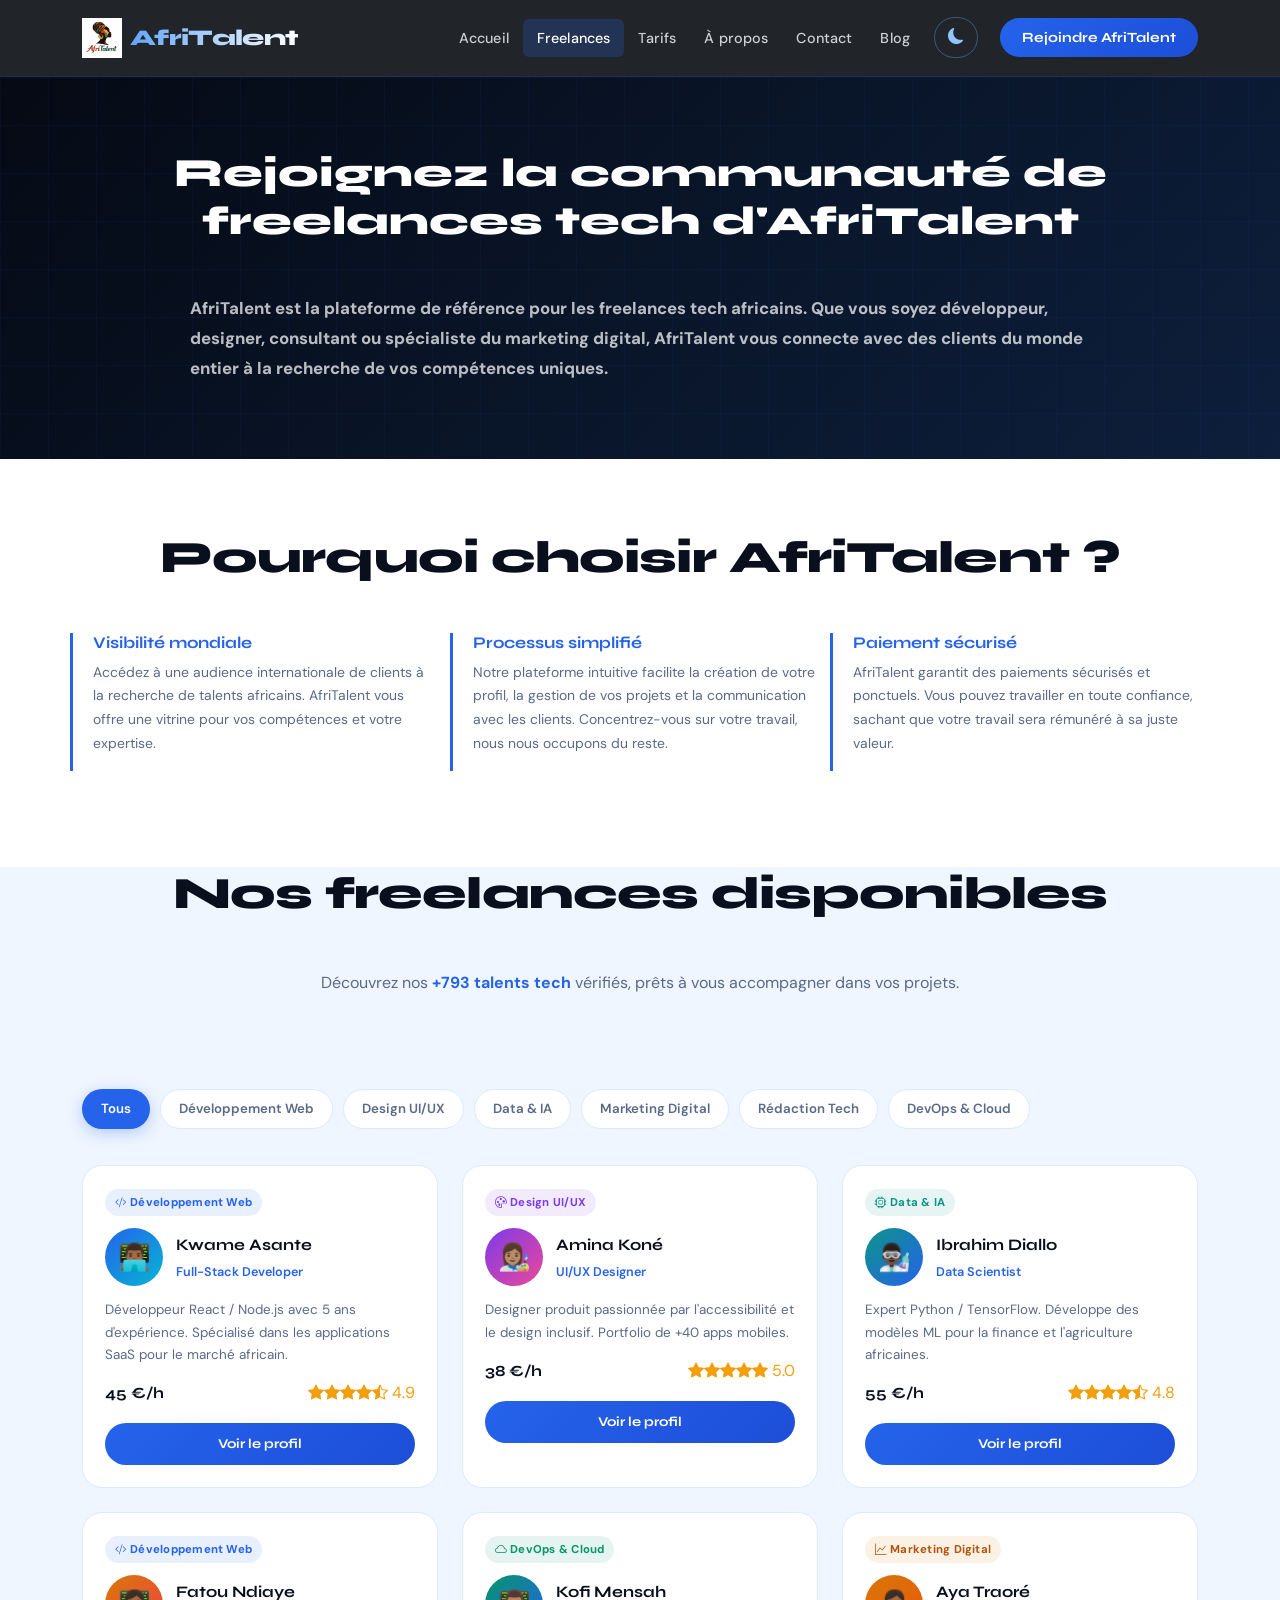
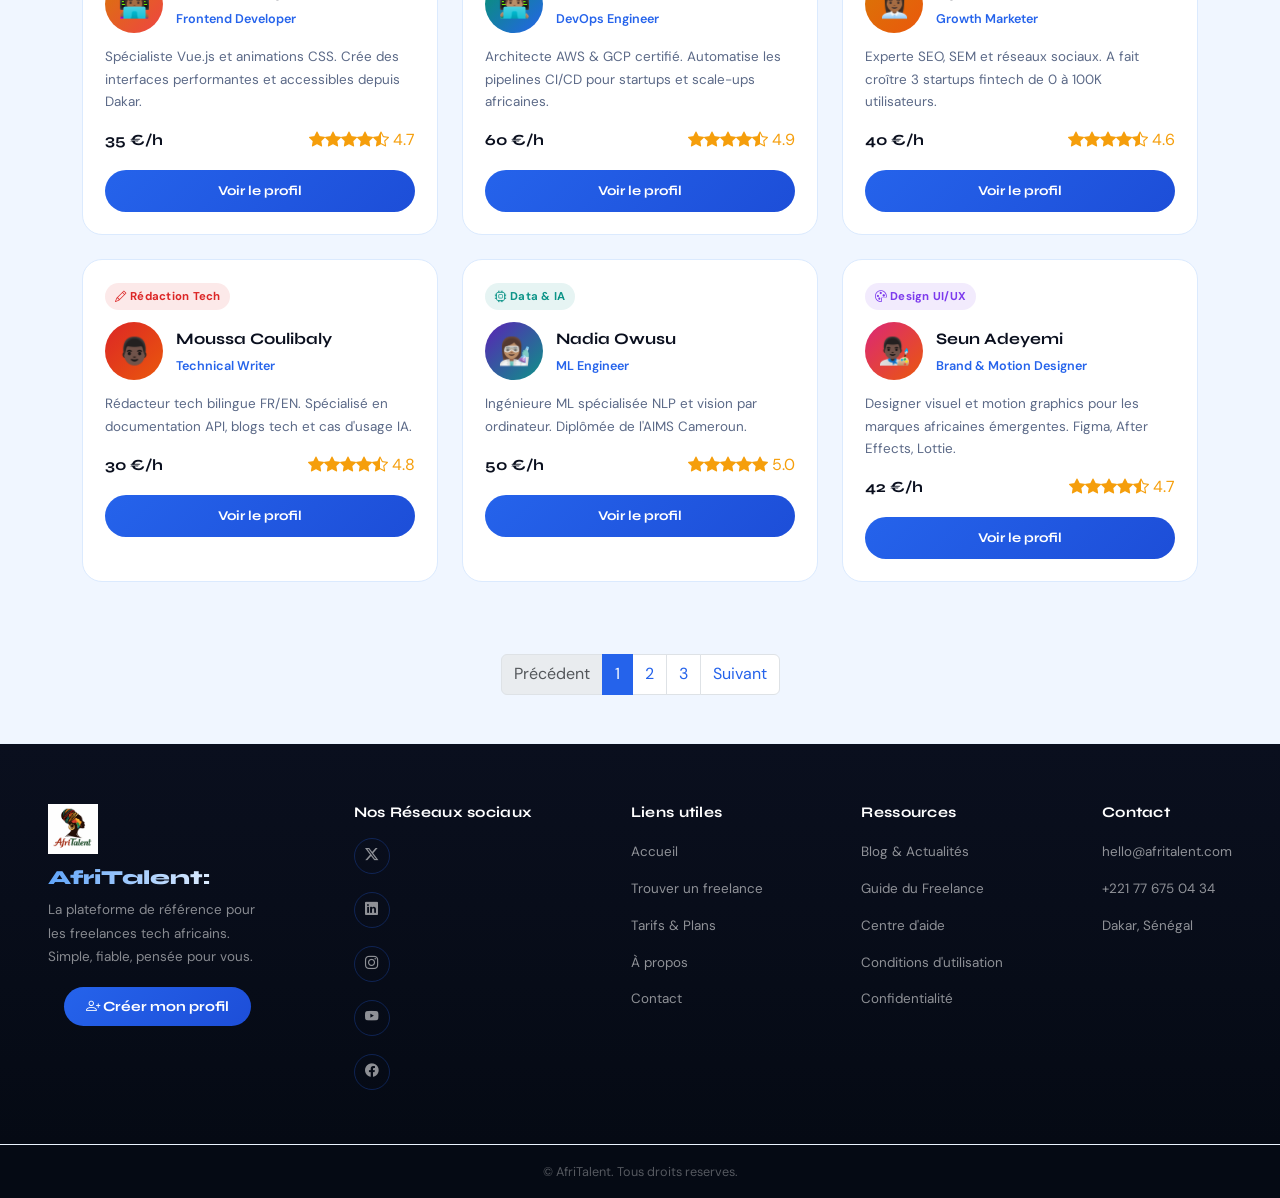
<file: freelances.html>
<!doctype html>
<html lang="fr">
  <head>
    <meta charset="UTF-8" />
    <meta name="viewport" content="width=device-width, initial-scale=1.0" />
    <title>AfriTalent — freelances</title>
    <!-- Bootstrap 5 via CDN : feuille de style -->
    <link
      href="https://cdn.jsdelivr.net/npm/bootstrap@5.3.0/dist/css/bootstrap.min.css"
      rel="stylesheet"
    />
    <!-- Votre feuille de style personnelle -->
    <link rel="stylesheet" href="css/style.css" />
    <link rel="icon" type="image/x-icon" href="./images/logo AfriTalent.png" />
    <link
      href="https://cdn.jsdelivr.net/npm/bootstrap-icons@1.11.3/font/bootstrap-icons.min.css"
      rel="stylesheet"
    />
  </head>
  <body>
    <!-- Le contenu de la page sera ajoute ici -->
    <nav class="navbar navbar-expand-lg navbar-dark bg-dark">
      <div class="container">
        <img
          src="./images/logo AfriTalent.png"
          alt="logo AfriTalent"
          height="40px"
        />
        <a class="navbar-brand" href="index.html">AfriTalent</a>
        <button
          class="navbar-toggler"
          type="button"
          data-bs-toggle="collapse"
          data-bs-target="#navMenu"
          aria-controls="navMenu"
          aria-expanded="false"
          aria-label="Toggle navigation"
        >
          <span class="navbar-toggler-icon"></span>
        </button>
        <div class="collapse navbar-collapse" id="navMenu">
          <ul class="navbar-nav ms-auto">
            <li class="nav-item">
              <a class="nav-link" href="index.html">Accueil</a>
            </li>
            <li class="nav-item">
              <a class="nav-link active" href="freelances.html">Freelances</a>
            </li>
            <li class="nav-item">
              <a class="nav-link" href="tarifs.html">Tarifs</a>
            </li>
            <li class="nav-item">
              <a class="nav-link" href="about.html">À propos</a>
            </li>
            <li class="nav-item">
              <a class="nav-link" href="contact.html">Contact</a>
            </li>
            <li class="nav-item">
              <a class="nav-link" href="blog.html">Blog</a>
            </li>
          </ul>
          <button id="darkToggle" aria-label="Basculer le mode sombre">
            <i class="bi bi-moon-fill" id="darkIcon"></i>
          </button>
          <a href="freelances.html" class="btn btn-primary ms-3"
            >Rejoindre AfriTalent</a
          >
        </div>
      </div>
    </nav>
    <!-- Contenu principal -->
    <main>
      <!-- Section Hero : accroche principale -->
      <section class="hero">
        <div class="container">
          <h1 class="text-center mb-5 fade-in-up">
            Rejoignez la communauté de freelances tech d'AfriTalent
          </h1>
          <p class="fade-in-up">
            AfriTalent est la plateforme de référence pour les freelances tech
            africains. Que vous soyez développeur, designer, consultant ou
            spécialiste du marketing digital, AfriTalent vous connecte avec des
            clients du monde entier à la recherche de vos compétences uniques.
          </p>
        </div>
      </section>
      <!-- Section Avantages : pourquoi choisir AfriTalent -->
      <section class="advantages">
        <div class="container">
          <h2 class="text-center mb-5 fade-in-up">
            Pourquoi choisir AfriTalent ?
          </h2>
          <div class="row">
            <div class="col-md-4">
              <h3 class="fade-in-up">Visibilité mondiale</h3>
              <p class="fade-in-up">
                Accédez à une audience internationale de clients à la recherche
                de talents africains. AfriTalent vous offre une vitrine pour vos
                compétences et votre expertise.
              </p>
            </div>
            <div class="col-md-4">
              <h3 class="fade-in-up">Processus simplifié</h3>
              <p class="fade-in-up">
                Notre plateforme intuitive facilite la création de votre profil,
                la gestion de vos projets et la communication avec les clients.
                Concentrez-vous sur votre travail, nous nous occupons du reste.
              </p>
            </div>
            <div class="col-md-4">
              <h3 class="fade-in-up">Paiement sécurisé</h3>
              <p class="fade-in-up">
                AfriTalent garantit des paiements sécurisés et ponctuels. Vous
                pouvez travailler en toute confiance, sachant que votre travail
                sera rémunéré à sa juste valeur.
              </p>
            </div>
          </div>
        </div>
      </section>
      <!-- Nos 10 freelances disponibles -->
      <div class="container">
        <h2 class="text-center mb-5 fade-in-up">Nos freelances disponibles</h2>
        <p class="page-hero-sub text-center fade-in-up">
          Découvrez nos
          <strong
            ><span class="counter" data-target="2500">+2 500</span> talents
            tech</strong
          >
          vérifiés, prêts à vous accompagner dans vos projets.
        </p>
      </div>
      <section aria-labelledby="catalogue-title">
        <div class="container">
          <!-- Barre de filtres -->
          <div
            class="filter-bar fade-in-up"
            role="group"
            aria-label="Filtrer par catégorie"
          >
            <button class="filter-btn active" data-filter="all">Tous</button>
            <button class="filter-btn" data-filter="dev">
              Développement Web
            </button>
            <button class="filter-btn" data-filter="design">
              Design UI/UX
            </button>
            <button class="filter-btn" data-filter="data">Data &amp; IA</button>
            <button class="filter-btn" data-filter="marketing">
              Marketing Digital
            </button>
            <button class="filter-btn" data-filter="redac">
              Rédaction Tech
            </button>
            <button class="filter-btn" data-filter="devops">
              DevOps &amp; Cloud
            </button>
          </div>
          <div class="row g-4">
            <div class="col-12 col-md-6 col-lg-4 fade-in-up">
              <article
                class="freelance-card fade-in-up"
                data-category="dev"
                aria-label="Profil de Kwame Asante"
              >
                <div class="freelance-badge badge-dev">
                  <i class="bi bi-code-slash"></i> Développement Web
                </div>
                <div class="freelance-header">
                  <div class="freelance-avatar avatar--blue" aria-hidden="true">
                    👨🏾‍💻
                  </div>
                  <div>
                    <div class="freelance-name">Kwame Asante</div>
                    <div class="freelance-specialty">Full-Stack Developer</div>
                  </div>
                </div>
                <p class="freelance-bio">
                  Développeur React / Node.js avec 5 ans d'expérience.
                  Spécialisé dans les applications SaaS pour le marché africain.
                </p>
                <div class="freelance-meta">
                  <span class="freelance-rate">45 €/h</span>
                  <span class="freelance-stars" aria-label="Note 4.9"
                    ><i class="bi bi-star-fill"></i
                    ><i class="bi bi-star-fill"></i
                    ><i class="bi bi-star-fill"></i
                    ><i class="bi bi-star-fill"></i
                    ><i class="bi bi-star-half"></i> 4.9</span
                  >
                </div>
                <a href="#" class="btn-primary-at btn-primary-at--full"
                  >Voir le profil</a
                >
              </article>
            </div>

            <div class="col-12 col-md-6 col-lg-4 fade-in-up">
              <article
                class="freelance-card fade-in-up"
                data-category="design"
                aria-label="Profil de Amina Koné"
              >
                <div class="freelance-badge badge-design">
                  <i class="bi bi-palette"></i> Design UI/UX
                </div>
                <div class="freelance-header">
                  <div
                    class="freelance-avatar avatar--purple"
                    aria-hidden="true"
                  >
                    👩🏽‍🎨
                  </div>
                  <div>
                    <div class="freelance-name">Amina Koné</div>
                    <div class="freelance-specialty">UI/UX Designer</div>
                  </div>
                </div>
                <p class="freelance-bio">
                  Designer produit passionnée par l'accessibilité et le design
                  inclusif. Portfolio de +40 apps mobiles.
                </p>
                <div class="freelance-meta">
                  <span class="freelance-rate">38 €/h</span>
                  <span class="freelance-stars" aria-label="Note 5.0"
                    ><i class="bi bi-star-fill"></i
                    ><i class="bi bi-star-fill"></i
                    ><i class="bi bi-star-fill"></i
                    ><i class="bi bi-star-fill"></i
                    ><i class="bi bi-star-fill"></i> 5.0</span
                  >
                </div>
                <a href="#" class="btn-primary-at btn-primary-at--full"
                  >Voir le profil</a
                >
              </article>
            </div>

            <div class="col-12 col-md-6 col-lg-4 fade-in-up">
              <article
                class="freelance-card fade-in-up"
                data-category="data"
                aria-label="Profil de Ibrahim Diallo"
              >
                <div class="freelance-badge badge-data">
                  <i class="bi bi-cpu"></i> Data &amp; IA
                </div>
                <div class="freelance-header">
                  <div class="freelance-avatar avatar--teal" aria-hidden="true">
                    👨🏿‍🔬
                  </div>
                  <div>
                    <div class="freelance-name">Ibrahim Diallo</div>
                    <div class="freelance-specialty">Data Scientist</div>
                  </div>
                </div>
                <p class="freelance-bio">
                  Expert Python / TensorFlow. Développe des modèles ML pour la
                  finance et l'agriculture africaines.
                </p>
                <div class="freelance-meta">
                  <span class="freelance-rate">55 €/h</span>
                  <span class="freelance-stars" aria-label="Note 4.8"
                    ><i class="bi bi-star-fill"></i
                    ><i class="bi bi-star-fill"></i
                    ><i class="bi bi-star-fill"></i
                    ><i class="bi bi-star-fill"></i
                    ><i class="bi bi-star-half"></i> 4.8</span
                  >
                </div>
                <a href="#" class="btn-primary-at btn-primary-at--full"
                  >Voir le profil</a
                >
              </article>
            </div>

            <div class="col-12 col-md-6 col-lg-4 fade-in-up">
              <article
                class="freelance-card fade-in-up"
                data-category="dev"
                aria-label="Profil de Fatou Ndiaye"
              >
                <div class="freelance-badge badge-dev">
                  <i class="bi bi-code-slash"></i> Développement Web
                </div>
                <div class="freelance-header">
                  <div
                    class="freelance-avatar avatar--orange"
                    aria-hidden="true"
                  >
                    👩🏾‍💻
                  </div>
                  <div>
                    <div class="freelance-name">Fatou Ndiaye</div>
                    <div class="freelance-specialty">Frontend Developer</div>
                  </div>
                </div>
                <p class="freelance-bio">
                  Spécialiste Vue.js et animations CSS. Crée des interfaces
                  performantes et accessibles depuis Dakar.
                </p>
                <div class="freelance-meta">
                  <span class="freelance-rate">35 €/h</span>
                  <span class="freelance-stars" aria-label="Note 4.7"
                    ><i class="bi bi-star-fill"></i
                    ><i class="bi bi-star-fill"></i
                    ><i class="bi bi-star-fill"></i
                    ><i class="bi bi-star-fill"></i
                    ><i class="bi bi-star-half"></i> 4.7</span
                  >
                </div>
                <a href="#" class="btn-primary-at btn-primary-at--full"
                  >Voir le profil</a
                >
              </article>
            </div>

            <div class="col-12 col-md-6 col-lg-4 fade-in-up">
              <article
                class="freelance-card fade-in-up"
                data-category="devops"
                aria-label="Profil de Kofi Mensah"
              >
                <div class="freelance-badge badge-devops">
                  <i class="bi bi-cloud"></i> DevOps &amp; Cloud
                </div>
                <div class="freelance-header">
                  <div
                    class="freelance-avatar avatar--green"
                    aria-hidden="true"
                  >
                    👨🏽‍💻
                  </div>
                  <div>
                    <div class="freelance-name">Kofi Mensah</div>
                    <div class="freelance-specialty">DevOps Engineer</div>
                  </div>
                </div>
                <p class="freelance-bio">
                  Architecte AWS &amp; GCP certifié. Automatise les pipelines
                  CI/CD pour startups et scale-ups africaines.
                </p>
                <div class="freelance-meta">
                  <span class="freelance-rate">60 €/h</span>
                  <span class="freelance-stars" aria-label="Note 4.9"
                    ><i class="bi bi-star-fill"></i
                    ><i class="bi bi-star-fill"></i
                    ><i class="bi bi-star-fill"></i
                    ><i class="bi bi-star-fill"></i
                    ><i class="bi bi-star-half"></i> 4.9</span
                  >
                </div>
                <a href="#" class="btn-primary-at btn-primary-at--full"
                  >Voir le profil</a
                >
              </article>
            </div>

            <div class="col-12 col-md-6 col-lg-4 fade-in-up">
              <article
                class="freelance-card fade-in-up"
                data-category="marketing"
                aria-label="Profil de Aya Traoré"
              >
                <div class="freelance-badge badge-marketing">
                  <i class="bi bi-graph-up"></i> Marketing Digital
                </div>
                <div class="freelance-header">
                  <div
                    class="freelance-avatar avatar--amber"
                    aria-hidden="true"
                  >
                    👩🏾‍💼
                  </div>
                  <div>
                    <div class="freelance-name">Aya Traoré</div>
                    <div class="freelance-specialty">Growth Marketer</div>
                  </div>
                </div>
                <p class="freelance-bio">
                  Experte SEO, SEM et réseaux sociaux. A fait croître 3 startups
                  fintech de 0 à 100K utilisateurs.
                </p>
                <div class="freelance-meta">
                  <span class="freelance-rate">40 €/h</span>
                  <span class="freelance-stars" aria-label="Note 4.6"
                    ><i class="bi bi-star-fill"></i
                    ><i class="bi bi-star-fill"></i
                    ><i class="bi bi-star-fill"></i
                    ><i class="bi bi-star-fill"></i
                    ><i class="bi bi-star-half"></i> 4.6</span
                  >
                </div>
                <a href="#" class="btn-primary-at btn-primary-at--full"
                  >Voir le profil</a
                >
              </article>
            </div>

            <div class="col-12 col-md-6 col-lg-4 fade-in-up">
              <article
                class="freelance-card fade-in-up"
                data-category="redac"
                aria-label="Profil de Moussa Coulibaly"
              >
                <div class="freelance-badge badge-redac">
                  <i class="bi bi-pencil"></i> Rédaction Tech
                </div>
                <div class="freelance-header">
                  <div class="freelance-avatar avatar--red" aria-hidden="true">
                    👨🏿
                  </div>
                  <div>
                    <div class="freelance-name">Moussa Coulibaly</div>
                    <div class="freelance-specialty">Technical Writer</div>
                  </div>
                </div>
                <p class="freelance-bio">
                  Rédacteur tech bilingue FR/EN. Spécialisé en documentation
                  API, blogs tech et cas d'usage IA.
                </p>
                <div class="freelance-meta">
                  <span class="freelance-rate">30 €/h</span>
                  <span class="freelance-stars" aria-label="Note 4.8"
                    ><i class="bi bi-star-fill"></i
                    ><i class="bi bi-star-fill"></i
                    ><i class="bi bi-star-fill"></i
                    ><i class="bi bi-star-fill"></i
                    ><i class="bi bi-star-half"></i> 4.8</span
                  >
                </div>
                <a href="#" class="btn-primary-at btn-primary-at--full"
                  >Voir le profil</a
                >
              </article>
            </div>

            <div class="col-12 col-md-6 col-lg-4 fade-in-up">
              <article
                class="freelance-card fade-in-up"
                data-category="data"
                aria-label="Profil de Nadia Owusu"
              >
                <div class="freelance-badge badge-data">
                  <i class="bi bi-cpu"></i> Data &amp; IA
                </div>
                <div class="freelance-header">
                  <div
                    class="freelance-avatar avatar--violet"
                    aria-hidden="true"
                  >
                    👩🏽‍🔬
                  </div>
                  <div>
                    <div class="freelance-name">Nadia Owusu</div>
                    <div class="freelance-specialty">ML Engineer</div>
                  </div>
                </div>
                <p class="freelance-bio">
                  Ingénieure ML spécialisée NLP et vision par ordinateur.
                  Diplômée de l'AIMS Cameroun.
                </p>
                <div class="freelance-meta">
                  <span class="freelance-rate">50 €/h</span>
                  <span class="freelance-stars" aria-label="Note 5.0"
                    ><i class="bi bi-star-fill"></i
                    ><i class="bi bi-star-fill"></i
                    ><i class="bi bi-star-fill"></i
                    ><i class="bi bi-star-fill"></i
                    ><i class="bi bi-star-fill"></i> 5.0</span
                  >
                </div>
                <a href="#" class="btn-primary-at btn-primary-at--full"
                  >Voir le profil</a
                >
              </article>
            </div>

            <div class="col-12 col-md-6 col-lg-4 fade-in-up">
              <article
                class="freelance-card fade-in-up"
                data-category="design"
                aria-label="Profil de Seun Adeyemi"
              >
                <div class="freelance-badge badge-design">
                  <i class="bi bi-palette"></i> Design UI/UX
                </div>
                <div class="freelance-header">
                  <div class="freelance-avatar avatar--pink" aria-hidden="true">
                    👨🏿‍🎨
                  </div>
                  <div>
                    <div class="freelance-name">Seun Adeyemi</div>
                    <div class="freelance-specialty">
                      Brand &amp; Motion Designer
                    </div>
                  </div>
                </div>
                <p class="freelance-bio">
                  Designer visuel et motion graphics pour les marques africaines
                  émergentes. Figma, After Effects, Lottie.
                </p>
                <div class="freelance-meta">
                  <span class="freelance-rate">42 €/h</span>
                  <span class="freelance-stars" aria-label="Note 4.7"
                    ><i class="bi bi-star-fill"></i
                    ><i class="bi bi-star-fill"></i
                    ><i class="bi bi-star-fill"></i
                    ><i class="bi bi-star-fill"></i
                    ><i class="bi bi-star-half"></i> 4.7</span
                  >
                </div>
                <a href="#" class="btn-primary-at btn-primary-at--full"
                  >Voir le profil</a
                >
              </article>
            </div>
          </div>
        </div>
      </section>
      <nav aria-label="Pagination" class="mb-5 fade-in-up">
        <ul class="pagination justify-content-center">
          <li class="page-item disabled">
            <a class="page-link" href="#" tabindex="-1" aria-disabled="true"
              >Précédent</a
            >
          </li>
          <li class="page-item active" aria-current="page">
            <a class="page-link" href="#">1</a>
          </li>
          <li class="page-item">
            <a class="page-link" href="#">2</a>
          </li>
          <li class="page-item">
            <a class="page-link" href="#">3</a>
          </li>
          <li class="page-item">
            <a class="page-link" href="#">Suivant</a>
          </li>
        </ul>
      </nav>
      <hr />
    </main>
    <!-- Pied de page -->
    <footer class="footer">
      <div class="footer-brand">
        <img src="./images/logo AfriTalent.png" width="50px" alt="logo" />
        <h4>AfriTalent:</h4>
        <p>
          La plateforme de référence pour <br />les freelances tech africains.
          <br />
          Simple, fiable, pensée pour vous.
        </p>
        <a href="freelances.html" class="btn btn-primary ms-3"
          ><i class="bi bi-person-plus"></i> Créer mon profil</a
        >
      </div>
      <div class="social-icons">
        <h5>Nos Réseaux sociaux</h5>
        <ul>
          <li>
            <a href="#" class="social-icon" aria-label="Twitter"
              ><i class="bi bi-twitter-x"></i
            ></a>
          </li>
          <li>
            <a href="#" class="social-icon" aria-label="LinkedIn"
              ><i class="bi bi-linkedin"></i
            ></a>
          </li>
          <li>
            <a href="#" class="social-icon" aria-label="Instagram"
              ><i class="bi bi-instagram"></i
            ></a>
          </li>
          <li>
            <a href="#" class="social-icon" aria-label="YouTube"
              ><i class="bi bi-youtube"></i
            ></a>
          </li>
          <li>
            <a href="#" class="social-icon" aria-label="Facebook"
              ><i class="bi bi-facebook"></i
            ></a>
          </li>
        </ul>
      </div>
      <div>
        <h5>Liens utiles</h5>
        <ul>
          <li><a href="index.html">Accueil</a></li>
          <li><a href="freelances.html">Trouver un freelance</a></li>
          <li><a href="tarifs.html">Tarifs &amp; Plans</a></li>
          <li><a href="about.html">À propos</a></li>
          <li><a href="contact.html">Contact</a></li>
        </ul>
      </div>
      <div>
        <h5>Ressources</h5>
        <ul>
          <li><a href="#">Blog &amp; Actualités</a></li>
          <li><a href="#">Guide du Freelance</a></li>
          <li><a href="#">Centre d'aide</a></li>
          <li><a href="#">Conditions d'utilisation</a></li>
          <li><a href="#">Confidentialité</a></li>
        </ul>
      </div>
      <div>
        <h5>Contact</h5>
        <ul>
          <li>
            <a href="mailto:hello@afritalent.com">hello@afritalent.com</a>
          </li>
          <li><a href="tel:+221776750434">+221 77 675 04 34</a></li>
          <li><span>Dakar, Sénégal</span></li>
        </ul>
      </div>
    </footer>
    <hr />
    <p>&copy; <span id="year"></span> AfriTalent. Tous droits reserves.</p>
    <!-- Bootstrap 5 via CDN : script JavaScript -->
    <script src="https://cdn.jsdelivr.net/npm/bootstrap@5.3.0/dist/js/bootstrap.bundle.min.js"></script>
    <!-- Votre script JavaScript -->
    <button id="backToTop" title="Retour en haut">
      <i class="bi bi-arrow-up"></i>
    </button>
    <script src="js/main.js"></script>
  </body>
</html>
</file>
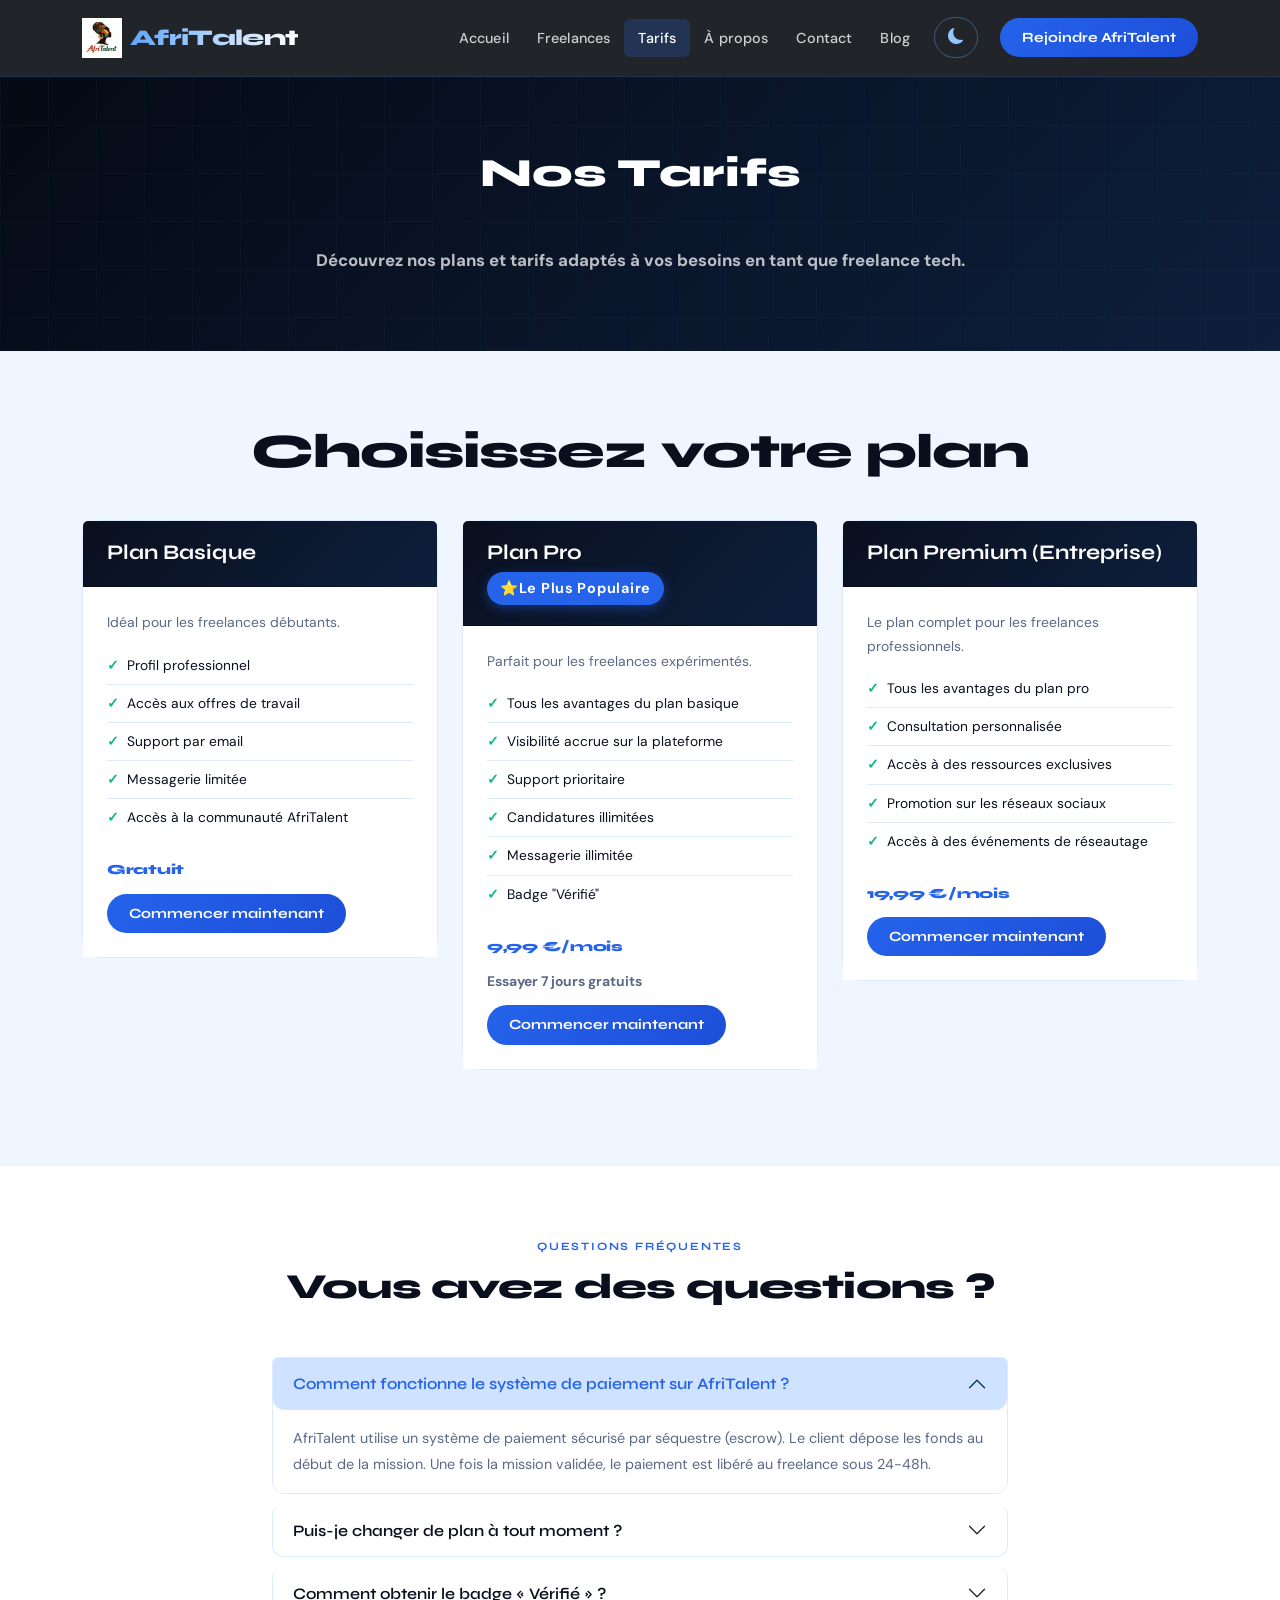
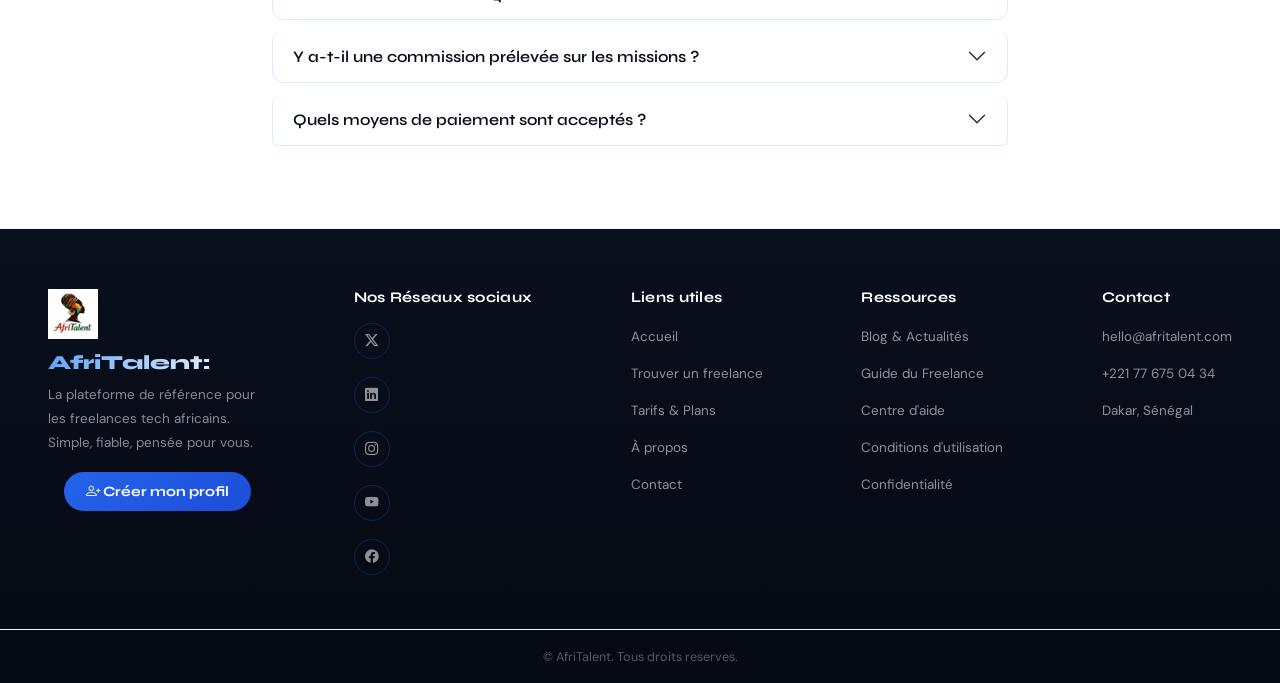
<file: tarifs.html>
<!doctype html>
<html lang="fr">
  <head>
    <meta charset="UTF-8" />
    <meta name="viewport" content="width=device-width, initial-scale=1.0" />
    <title>AfriTalent — tarifs</title>
    <!-- Bootstrap 5 via CDN : feuille de style -->
    <link
      href="https://cdn.jsdelivr.net/npm/bootstrap@5.3.0/dist/css/bootstrap.min.css"
      rel="stylesheet"
    />
    <link
      href="https://cdn.jsdelivr.net/npm/bootstrap-icons@1.11.3/font/bootstrap-icons.min.css"
      rel="stylesheet"
    />
    <!-- Votre feuille de style personnelle -->
    <link rel="stylesheet" href="css/style.css" />
    <link rel="icon" type="image/x-icon" href="./images/logo AfriTalent.png" />
  </head>
  <body>
    <!-- Le contenu de la page sera ajoute ici -->
    <nav class="navbar navbar-expand-lg navbar-dark bg-dark">
      <div class="container">
        <img
          src="./images/logo AfriTalent.png"
          alt="logo AfriTalent"
          height="40px"
        />
        <a class="navbar-brand" href="index.html">AfriTalent</a>
        <button
          class="navbar-toggler"
          type="button"
          data-bs-toggle="collapse"
          data-bs-target="#navMenu"
          aria-controls="navMenu"
          aria-expanded="false"
          aria-label="Toggle navigation"
        >
          <span class="navbar-toggler-icon"></span>
        </button>
        <div class="collapse navbar-collapse" id="navMenu">
          <ul class="navbar-nav ms-auto">
            <li class="nav-item">
              <a class="nav-link" href="index.html">Accueil</a>
            </li>
            <li class="nav-item">
              <a class="nav-link" href="freelances.html">Freelances</a>
            </li>
            <li class="nav-item">
              <a class="nav-link active" href="tarifs.html">Tarifs</a>
            </li>
            <li class="nav-item">
              <a class="nav-link" href="about.html">À propos</a>
            </li>
            <li class="nav-item">
              <a class="nav-link" href="contact.html">Contact</a>
            </li>
            <li class="nav-item">
              <a class="nav-link" href="blog.html">Blog</a>
            </li>
          </ul>
          <button id="darkToggle" aria-label="Basculer le mode sombre">
            <i class="bi bi-moon-fill" id="darkIcon"></i>
          </button>
          <a href="freelances.html" class="btn btn-primary ms-3"
            >Rejoindre AfriTalent</a
          >
        </div>
      </div>
    </nav>
    <!-- Contenu principal -->
    <main>
      <!-- Section Hero : accroche principale -->
      <section class="hero">
        <div class="container">
          <h1 class="text-center mb-5 fade-in-up">Nos Tarifs</h1>
          <p class="text-center fade-in-up">
            Découvrez nos plans et tarifs adaptés à vos besoins en tant que
            freelance tech.
          </p>
        </div>
      </section>
      <!-- Section Plans : les différents plans disponibles -->
      <section class="plans">
        <div class="container">
          <h2 class="fade-in-up">Choisissez votre plan</h2>
          <div class="row">
            <div class="col-md-4 fade-in-up">
              <div class="card">
                <div class="card-header">
                  <h3>Plan Basique</h3>
                </div>
                <div class="card-body">
                  <p>Idéal pour les freelances débutants.</p>
                  <ul>
                    <li>Profil professionnel</li>
                    <li>Accès aux offres de travail</li>
                    <li>Support par email</li>
                    <li>Messagerie limitée</li>
                    <li>Accès à la communauté AfriTalent</li>
                  </ul>
                  <p class="price">Gratuit</p>
                  <button class="btn btn-primary">Commencer maintenant</button>
                </div>
              </div>
            </div>
            <div class="col-md-4 fade-in-up">
              <div class="card">
                <div class="card-header">
                  <h3>Plan Pro</h3>

                  <span class="popular-badge">⭐Le Plus Populaire</span>
                </div>
                <div class="card-body">
                  <p>Parfait pour les freelances expérimentés.</p>
                  <ul>
                    <li>Tous les avantages du plan basique</li>
                    <li>Visibilité accrue sur la plateforme</li>
                    <li>Support prioritaire</li>
                    <li>Candidatures illimitées</li>
                    <li>Messagerie illimitée</li>
                    <li>Badge "Vérifié"</li>
                  </ul>
                  <p class="price">9,99 €/mois</p>
                  <p><strong>Essayer 7 jours gratuits</strong></p>
                  <button class="btn btn-primary">Commencer maintenant</button>
                </div>
              </div>
            </div>
            <div class="col-md-4 fade-in-up">
              <div class="card">
                <div class="card-header">
                  <h3>Plan Premium (Entreprise)</h3>
                </div>
                <div class="card-body">
                  <p>Le plan complet pour les freelances professionnels.</p>
                  <ul>
                    <li>Tous les avantages du plan pro</li>
                    <li>Consultation personnalisée</li>
                    <li>Accès à des ressources exclusives</li>
                    <li>Promotion sur les réseaux sociaux</li>
                    <li>Accès à des événements de réseautage</li>
                  </ul>
                  <p class="price">19,99 €/mois</p>
                  <button class="btn btn-primary">Commencer maintenant</button>
                </div>
              </div>
            </div>
          </div>
        </div>
      </section>
      <!-- FAQ ACCORDION -->
      <section class="section-bg-card" aria-labelledby="faq-title">
        <div class="container">
          <div class="text-center mb-5 fade-in-up">
            <span class="section-label">Questions fréquentes</span>
            <h2 class="section-title fade-in-up" id="faq-title">
              Vous avez des questions ?
            </h2>
          </div>
          <div class="row justify-content-center">
            <div class="col-lg-8">
              <div class="accordion fade-in-up" id="faqAccordion">
                <div class="accordion-item">
                  <h3 class="accordion-header">
                    <button
                      class="accordion-button"
                      type="button"
                      data-bs-toggle="collapse"
                      data-bs-target="#faq1"
                      aria-expanded="true"
                      aria-controls="faq1"
                    >
                      Comment fonctionne le système de paiement sur AfriTalent ?
                    </button>
                  </h3>
                  <div
                    id="faq1"
                    class="accordion-collapse collapse show"
                    data-bs-parent="#faqAccordion"
                  >
                    <div class="accordion-body">
                      AfriTalent utilise un système de paiement sécurisé par
                      séquestre (escrow). Le client dépose les fonds au début de
                      la mission. Une fois la mission validée, le paiement est
                      libéré au freelance sous 24-48h.
                    </div>
                  </div>
                </div>

                <div class="accordion-item">
                  <h3 class="accordion-header">
                    <button
                      class="accordion-button collapsed"
                      type="button"
                      data-bs-toggle="collapse"
                      data-bs-target="#faq2"
                      aria-expanded="false"
                      aria-controls="faq2"
                    >
                      Puis-je changer de plan à tout moment ?
                    </button>
                  </h3>
                  <div
                    id="faq2"
                    class="accordion-collapse collapse"
                    data-bs-parent="#faqAccordion"
                  >
                    <div class="accordion-body">
                      Oui, vous pouvez passer à un plan supérieur ou inférieur à
                      tout moment depuis votre tableau de bord. Les changements
                      prennent effet immédiatement.
                    </div>
                  </div>
                </div>

                <div class="accordion-item">
                  <h3 class="accordion-header">
                    <button
                      class="accordion-button collapsed"
                      type="button"
                      data-bs-toggle="collapse"
                      data-bs-target="#faq3"
                      aria-expanded="false"
                      aria-controls="faq3"
                    >
                      Comment obtenir le badge « Vérifié » ?
                    </button>
                  </h3>
                  <div
                    id="faq3"
                    class="accordion-collapse collapse"
                    data-bs-parent="#faqAccordion"
                  >
                    <div class="accordion-body">
                      Le badge est disponible dès le plan Pro. Notre équipe
                      vérifie votre identité, vos diplômes et effectue un test
                      de compétences. Le processus prend 3 à 5 jours ouvrés.
                    </div>
                  </div>
                </div>

                <div class="accordion-item">
                  <h3 class="accordion-header">
                    <button
                      class="accordion-button collapsed"
                      type="button"
                      data-bs-toggle="collapse"
                      data-bs-target="#faq4"
                      aria-expanded="false"
                      aria-controls="faq4"
                    >
                      Y a-t-il une commission prélevée sur les missions ?
                    </button>
                  </h3>
                  <div
                    id="faq4"
                    class="accordion-collapse collapse"
                    data-bs-parent="#faqAccordion"
                  >
                    <div class="accordion-body">
                      AfriTalent prélève 10 % (Gratuit), 7 % (Pro) ou 5 %
                      (Entreprise) sur chaque mission. Cette commission couvre
                      les frais de traitement des paiements et la sécurisation
                      des transactions.
                    </div>
                  </div>
                </div>

                <div class="accordion-item">
                  <h3 class="accordion-header">
                    <button
                      class="accordion-button collapsed"
                      type="button"
                      data-bs-toggle="collapse"
                      data-bs-target="#faq5"
                      aria-expanded="false"
                      aria-controls="faq5"
                    >
                      Quels moyens de paiement sont acceptés ?
                    </button>
                  </h3>
                  <div
                    id="faq5"
                    class="accordion-collapse collapse"
                    data-bs-parent="#faqAccordion"
                  >
                    <div class="accordion-body">
                      Cartes bancaires (Visa, Mastercard), virements SEPA,
                      Mobile Money (Orange Money, Wave) et portefeuilles
                      électroniques (PayPal).
                    </div>
                  </div>
                </div>
              </div>
            </div>
          </div>
        </div>
      </section>
      <hr />
    </main>
    <!-- Pied de page -->
    <footer class="footer">
      <div class="footer-brand">
        <img src="./images/logo AfriTalent.png" width="50px" alt="logo" />
        <h4>AfriTalent:</h4>
        <p>
          La plateforme de référence pour <br />les freelances tech africains.
          <br />
          Simple, fiable, pensée pour vous.
        </p>
        <a href="freelances.html" class="btn btn-primary ms-3"
          ><i class="bi bi-person-plus"></i> Créer mon profil</a
        >
      </div>
      <div class="social-icons">
        <h5>Nos Réseaux sociaux</h5>
        <ul>
          <li>
            <a href="#" class="social-icon" aria-label="Twitter"
              ><i class="bi bi-twitter-x"></i
            ></a>
          </li>
          <li>
            <a href="#" class="social-icon" aria-label="LinkedIn"
              ><i class="bi bi-linkedin"></i
            ></a>
          </li>
          <li>
            <a href="#" class="social-icon" aria-label="Instagram"
              ><i class="bi bi-instagram"></i
            ></a>
          </li>
          <li>
            <a href="#" class="social-icon" aria-label="YouTube"
              ><i class="bi bi-youtube"></i
            ></a>
          </li>
          <li>
            <a href="#" class="social-icon" aria-label="Facebook"
              ><i class="bi bi-facebook"></i
            ></a>
          </li>
        </ul>
      </div>
      <div>
        <h5>Liens utiles</h5>
        <ul>
          <li><a href="index.html">Accueil</a></li>
          <li><a href="freelances.html">Trouver un freelance</a></li>
          <li><a href="tarifs.html">Tarifs &amp; Plans</a></li>
          <li><a href="about.html">À propos</a></li>
          <li><a href="contact.html">Contact</a></li>
        </ul>
      </div>
      <div>
        <h5>Ressources</h5>
        <ul>
          <li><a href="#">Blog &amp; Actualités</a></li>
          <li><a href="#">Guide du Freelance</a></li>
          <li><a href="#">Centre d'aide</a></li>
          <li><a href="#">Conditions d'utilisation</a></li>
          <li><a href="#">Confidentialité</a></li>
        </ul>
      </div>
      <div>
        <h5>Contact</h5>
        <ul>
          <li>
            <a href="mailto:hello@afritalent.com">hello@afritalent.com</a>
          </li>
          <li><a href="tel:+221776750434">+221 77 675 04 34</a></li>
          <li><span>Dakar, Sénégal</span></li>
        </ul>
      </div>
    </footer>
    <hr />
    <p>&copy; <span id="year"></span> AfriTalent. Tous droits reserves.</p>
    <!-- Bootstrap 5 via CDN : script JavaScript -->
    <script src="https://cdn.jsdelivr.net/npm/bootstrap@5.3.0/dist/js/bootstrap.bundle.min.js"></script>
    <!-- Votre script JavaScript -->
    <button id="backToTop" title="Retour en haut">
      <i class="bi bi-arrow-up"></i>
    </button>
    <script src="js/main.js"></script>
  </body>
</html>
</file>
<file: css/style.css>
/* commit 3 */
/* importation google fonts */
@import url("https://fonts.googleapis.com/css2?family=Syne:wght@400;600;700;800&family=DM+Sans:ital,wght@0,300;0,400;0,500;1,300&display=swap");
/*Variables CSS (6 obligatoires)*/
:root {
  --color-primary: #2563eb;
  --color-secondary: #0a0f1e;
  --color-accent: #60a5fa;
  --color-success: #10b981;
  --color-danger: #ef4444;

  --bg-body: #f0f6ff;
  --bg-card: #ffffff;
  --bg-input: #ffffff;
  --text-main: #0a0f1e;
  --text-muted: #5b6987;
  --border-col: #dbeafe;

  --font-display: "Syne", sans-serif;
  --font-body: "DM Sans", sans-serif;

  --radius-sm: 6px;
  --radius-md: 12px;
  --radius-lg: 20px;
  --radius-xl: 50px;

  --shadow-sm: 0 2px 8px rgba(37, 99, 235, 0.08);
  --shadow-card: 0 4px 24px rgba(37, 99, 235, 0.1);
  --shadow-hover: 0 12px 40px rgba(37, 99, 235, 0.22);
  --shadow-glow: 0 0 30px rgba(37, 99, 235, 0.35);
  --transition: 0.28s cubic-bezier(0.4, 0, 0.2, 1);
}

/* Thème sombre */
[data-theme="dark"] {
  --bg-body: #060b18;
  --bg-card: #0d1426;
  --bg-input: #111827;
  --text-main: #e8f0ff;
  --text-muted: #7b92c0;
  --border-col: #1e3054;
}

[data-theme="dark"] .navbar {
  background: rgba(6, 11, 24, 0.96) !important;
  border-bottom: 1px solid #1e3054;
}

[data-theme="dark"] footer.footer {
  background: linear-gradient(180deg, #060b18 0%, #030710 100%);
}

[data-theme="dark"] body > p:last-of-type,
[data-theme="dark"] body > hr + p {
  background: #030710;
  color: rgba(255, 255, 255, 0.28);
}

[data-theme="dark"] .card-header {
  background: linear-gradient(135deg, #060b18 0%, #0d1426 100%);
}

/* Reset */
*,
*::before,
*::after {
  box-sizing: border-box;
  margin: 0;
  padding: 0;
}
/* styles de base */
html {
  scroll-behavior: smooth;
}

body {
  font-family: var(--font-body);
  background-color: var(--bg-body);
  color: var(--text-main);
  overflow-x: hidden;
  line-height: 1.68;
  transition: var(--transition);
}

h1,
h2,
h3,
h4,
h5,
h6 {
  font-family: var(--font-display);
  color: var(--text-main);
  line-height: 1.2;
  transition: var(--transition);
}

a {
  color: inherit;
  text-decoration: none;
  transition: var(--transition);
}
img {
  max-width: 100%;
  display: block;
  transition: var(--transition);
}
ul {
  list-style: none;
  padding: 0;
  margin: 0;
}
section {
  padding: 72px 0;
}
hr {
  border-color: var(--border-col);
  margin: 0;
}

/* Navbar */
.navbar {
  background: rgba(10, 15, 30, 0.92);
  /* flouter l'arrière-plan */
  backdrop-filter: blur(18px);
  -webkit-backdrop-filter: blur(18px);
  border-bottom: 1px solid rgba(37, 99, 235, 0.18);
  padding: 14px 0;
  position: sticky;
  top: 0;
  z-index: 1000;
}
/* effet shrink */
.navbar.scrolled {
  padding: 8px 0;
  box-shadow: 0 4px 32px rgba(37, 99, 235, 0.3);
  border-bottom-color: rgba(37, 99, 235, 0.35);
  background: rgba(10, 15, 30, 0.9) !important;
}

.navbar-brand {
  font-family: var(--font-display);
  font-weight: 800;
  font-size: 1.4rem;
  letter-spacing: -0.03em;
  background: linear-gradient(90deg, #60a5fa 0%, #ffffff 100%);
  /* le dégradé n'apparait qu'au niveau du texte */
  -webkit-background-clip: text;
  /* rendre le texte transparents */
  -webkit-text-fill-color: transparent;
  background-clip: text;
  margin-left: 8px;
}

.navbar-nav .nav-link {
  font-family: var(--font-body);
  font-weight: 500;
  font-size: 0.9rem;
  letter-spacing: 0.01em;
  padding: 7px 14px !important;
  border-radius: var(--radius-sm);
  color: rgba(255, 255, 255, 0.78) !important;
  transition: var(--transition);
}

.navbar-nav .nav-link:hover,
.navbar-nav .nav-link.active {
  color: #fff !important;
  background-color: rgba(37, 99, 235, 0.22);
  transition: var(--transition);
}

.btn.btn-primary {
  background: linear-gradient(135deg, var(--color-primary) 0%, #1d4ed8 100%);
  border: none;
  border-radius: var(--radius-xl);
  font-family: var(--font-display);
  font-weight: 700;
  font-size: 0.88rem;
  padding: 9px 22px;
  color: #fff;
}
.btn.btn-primary:hover {
  transform: translateY(-2px);
  box-shadow: var(--shadow-glow);
  color: #fff;
  transition: var(--transition);
}

.btn.btn-outline-light {
  border: 1.5px solid rgba(255, 255, 255, 0.45);
  border-radius: var(--radius-xl);
  transition: var(--transition);
  font-family: var(--font-display);
  font-weight: 700;
  font-size: 0.88rem;
  color: #fff;
  padding: 9px 22px;
  background: transparent;
}
.btn.btn-outline-light:hover {
  background: rgba(255, 255, 255, 0.1);
  border-color: rgba(255, 255, 255, 0.8);
  color: #fff;
}

#darkToggle {
  background: none;
  border: 1.5px solid rgba(96, 165, 250, 0.4);
  border-radius: var(--radius-xl);
  padding: 6px 13px;
  cursor: pointer;
  color: #93c5fd;
  font-size: 1rem;
  margin-left: 10px;
  margin-right: 6px;
}
#darkToggle:hover {
  border-color: var(--color-accent);
  background: rgba(37, 99, 235, 0.18);
  color: #fff;
}

/* Titres et boutons */
h2.text-center {
  /* texte responsive */
  font-size: clamp(1.8rem, 4vw, 2.8rem);
  font-weight: 800;
  color: var(--text-main);
  letter-spacing: -0.02em;
  transition: var(--transition);
}

#hero h1,
.hero h1,
.hero h2,
.hero p,
#statistiques h2 {
  color: #fff;
  transition: var(--transition);
}

.section-title {
  font-size: clamp(1.6rem, 3.5vw, 2.2rem);
  font-weight: 800;
  letter-spacing: -0.02em;
  color: var(--text-main);
  transition: var(--transition);
}
.section-label {
  font-family: var(--font-display);
  font-size: 0.7rem;
  font-weight: 700;
  letter-spacing: 0.16em;
  text-transform: uppercase;
  color: var(--color-primary);
  margin-bottom: 10px;
  display: block;
  transition: var(--transition);
}
.page-hero-sub {
  font-size: 1rem;
  color: var(--text-muted);
  margin-bottom: 20px;
  line-height: 1.75;
  transition: var(--transition);
}
.page-hero-sub strong {
  color: var(--color-primary);
  transition: var(--transition);
}

.btn-primary-at {
  display: inline-flex;
  align-items: center;
  gap: 8px;
  background: linear-gradient(135deg, var(--color-primary) 0%, #1d4ed8 100%);
  color: #fff;
  border: none;
  border-radius: var(--radius-xl);
  padding: 11px 22px;
  font-family: var(--font-display);
  font-weight: 700;
  font-size: 0.88rem;
  cursor: pointer;
  text-decoration: none;
}
.btn-primary-at:hover {
  transform: translateY(-3px);
  box-shadow: var(--shadow-glow);
  color: #fff;
  transition: var(--transition);
}
.btn-primary-at--full {
  width: 100%;
  justify-content: center;
  font-size: 0.84rem;
  padding: 10px 14px;
}
.btn-primary-at--submit {
  width: 100%;
  justify-content: center;
  padding: 14px;
  font-size: 1rem;
}

/* Footer */
footer.footer {
  background: linear-gradient(180deg, var(--color-secondary) 0%, #050a14 100%);
  color: rgba(255, 255, 255, 0.65);
  display: flex;
  flex-wrap: wrap;
  gap: 40px;
  justify-content: space-between;
  padding: 60px 48px 44px;
}

.footer-brand {
  max-width: 240px;
}
.footer-brand img {
  margin-bottom: 12px;
}
.footer-brand h4 {
  font-family: var(--font-display);
  font-weight: 800;
  font-size: 1.25rem;
  background: linear-gradient(90deg, #60a5fa 0%, #ffffff 100%);
  -webkit-background-clip: text;
  -webkit-text-fill-color: transparent;
  background-clip: text;
  margin-bottom: 8px;
}
.footer-brand p {
  font-size: 0.84rem;
  color: rgba(255, 255, 255, 0.52);
  line-height: 1.75;
  margin-bottom: 18px;
}

footer.footer h5 {
  font-family: var(--font-display);
  font-weight: 700;
  font-size: 0.92rem;
  color: #fff;
  margin-bottom: 16px;
  letter-spacing: 0.02em;
}
footer.footer ul li {
  margin-bottom: 10px;
}
footer.footer ul li a,
footer.footer ul li span {
  color: rgba(255, 255, 255, 0.55);
  font-size: 0.84rem;
}

footer.footer ul li a:hover {
  color: var(--color-accent);
}

.social-icons ul {
  display: flex;
  flex-direction: column;
  gap: 8px;
}
.social-icon {
  display: inline-flex;
  align-items: center;
  justify-content: center;
  width: 36px;
  height: 36px;
  border-radius: 50%;
  border: 1px solid rgba(37, 99, 235, 0.28);
  color: rgba(255, 255, 255, 0.65);
  font-size: 0.92rem;
}
.social-icon:hover {
  background: var(--color-primary);
  border-color: var(--color-primary);
  color: #fff !important;
  box-shadow: var(--shadow-glow);
}

body > p:last-of-type,
body > hr + p {
  text-align: center;
  font-size: 0.79rem;
  color: rgba(255, 255, 255, 0.32);
  background: #050a14;
  padding: 16px;
  margin: 0;
}

/* Animations et bouton retour en haut */
.fade-in-up {
  opacity: 0;
  transform: translateY(24px);
  transition:
    opacity 0.5s ease,
    transform 0.5s ease;
}
.fade-in-up.visible {
  opacity: 1;
  transform: translateY(0);
}

#backToTop {
  position: fixed;
  bottom: 28px;
  right: 28px;
  width: 46px;
  height: 46px;
  background: linear-gradient(135deg, var(--color-primary), #1d4ed8);
  color: #fff;
  border: none;
  border-radius: 50%;
  font-size: 1.1rem;
  cursor: pointer;
  display: flex;
  align-items: center;
  justify-content: center;
  box-shadow: var(--shadow-glow);
  opacity: 0;
  transform: translateY(14px);
  transition:
    opacity 0.3s ease,
    transform 0.3s ease;
  z-index: 999;
}
#backToTop.visible {
  opacity: 1;
  transform: translateY(0);
}

.section-bg-card {
  background-color: var(--bg-card);
  padding: 72px 0;
}
/* commit 4 */
/* ── Hero index ── */
#hero {
  background: linear-gradient(135deg, #050a14 0%, #0d1f3c 45%, #0a1628 100%);
  padding: 80px 0 72px;
  position: relative;
  overflow: hidden;
  min-height: 92vh;
  display: flex;
  align-items: center;
  transition: var(--transition);
}

#hero::before {
  content: "";
  position: absolute;
  /* raccourci pour top, right, bottom, left */
  inset: 0;
  /* image de fond en grille */
  background-image:
    linear-gradient(rgba(37, 99, 235, 0.06) 1px, transparent 1px),
    linear-gradient(90deg, rgba(37, 99, 235, 0.06) 1px, transparent 1px);
  /* taille de la grille */
  background-size: 48px 48px;
  pointer-events: none;
  transition: var(--transition);
}

#hero::after {
  content: "";
  position: absolute;
  top: -120px;
  right: -120px;
  width: 560px;
  height: 560px;
  /* dégradé radial lumineux */
  background: radial-gradient(
    circle,
    rgba(37, 99, 235, 0.28) 0%,
    transparent 68%
  );
  pointer-events: none;
  transition: var(--transition);
}

#hero h1 {
  font-size: clamp(2.4rem, 5.5vw, 3.8rem);
  font-weight: 700;
  letter-spacing: -0.03em;
  line-height: 1.1;
  color: #fff;
  margin-bottom: 20px;
  transition: var(--transition);
}

#hero p {
  font-size: 1.05rem;
  color: rgba(255, 255, 255, 0.72);
  line-height: 1.8;
  max-width: 500px;
  transition: var(--transition);
}

.hero-image {
  border-radius: var(--radius-lg);
  box-shadow: 0 24px 80px rgba(37, 99, 235, 0.3);
  border: 1px solid rgba(37, 99, 235, 0.22);
  /* animation de flottaison infinie */
  animation: heroFloat 5s ease-in-out infinite;
}
@keyframes heroFloat {
  0%,
  100% {
    transform: translateY(0);
  }
  50% {
    transform: translateY(-20px);
  }
}

/* Hero des autres pages */
.hero {
  background: linear-gradient(135deg, #050a14 0%, #0d1f3c 100%);
  padding: 72px 0 56px;
  position: relative;
  /* cacher le contenu débordant */
  overflow: hidden;
}
.hero::before {
  content: "";
  position: absolute;
  inset: 0;
  background-image:
    linear-gradient(rgba(37, 99, 235, 0.06) 1px, transparent 1px),
    linear-gradient(90deg, rgba(37, 99, 235, 0.06) 1px, transparent 1px);
  background-size: 48px 48px;
  pointer-events: none;
}
.hero h1,
.hero p {
  color: #fff;
  position: relative;
  z-index: 1;
  font-weight: 800;
  transition: var(--transition);
}
.hero p {
  font-size: 1.05rem;
  color: rgba(255, 255, 255, 0.72);
  max-width: 900px;
  margin: 0 auto 20px;
  line-height: 1.8;
  transition: var(--transition);
}

/* Services */
#services {
  background-color: var(--bg-card);
  transition: var(--transition);
}

.service-card {
  width: 100%;
  padding: 28px 22px;
  border: 1px solid var(--border-col);
  border-radius: var(--radius-lg);
  background-color: var(--bg-body);
  position: relative;
  overflow: hidden;
  transition: var(--transition);
}

.service-card:hover {
  box-shadow: var(--shadow-hover);
  transform: translateY(-5px);
  border-color: var(--color-primary);
}

.icon {
  font-size: 2.4rem;
  display: block;
  margin-bottom: 14px;
}

#services h3 {
  font-size: 1.02rem;
  font-weight: 700;
  margin-bottom: 8px;
  color: var(--text-main);
}
#services p {
  font-size: 0.86rem;
  color: var(--text-muted);
  line-height: 1.7;
}
.category-count {
  display: flex;
  align-items: center;
  justify-content: center;
  font-size: 0.8rem;
  font-weight: 700;
  color: var(--color-main) !important;
  margin-top: 10px;
  letter-spacing: 0.02em;
  background-color: rgba(37, 99, 235, 0.14);
  margin: 12px;
  padding: 6px 12px;
  border-radius: var(--radius-md);
  border: 1px solid rgba(37, 99, 235, 0.28);
}
.m {
  font-size: 1.25rem;
  font-family: var(--font-display);
  font-weight: 900;
  display: flex;
  align-items: center;
  justify-content: center;
}
/* statistiques */
#statistiques {
  background-color: var(--bg-card) !important;
  padding: 80px 0;
  position: relative;
  overflow: hidden;
  transition: var(--transition);
}
#statistiques h2 {
  color: var(--text-main);
  margin-bottom: 48px;
  position: relative;
  z-index: 1;
  transition: var(--transition);
}
#statistiques .row p {
  font-family: var(--font-display);
  font-size: 1.1rem;
  font-weight: 700;
  color: var(--text-main);
  padding: 24px 16px;
  background: rgba(37, 99, 235, 0.14);
  backdrop-filter: blur(10px);
  border: 1px solid rgba(37, 99, 235, 0.28);
  transition: var(--transition);
  border-radius: var(--radius-lg);
  margin: 0 8px 16px;
  position: relative;
  z-index: 1;
}
#statistiques .row p:hover {
  background: rgba(37, 99, 235, 0.25);
  box-shadow: var(--shadow-glow);
}

/* Témoignages */
#temoignages {
  background-color: var(--bg-body);
  transition: var(--transition);
}
#temoignages .carousel-item img {
  width: 100px;
  height: 100px;
  border-radius: 50%;
  border: 2px solid var(--color-primary);
  box-shadow: 0 0 0 4px rgba(37, 99, 235, 0.18);
  margin: 0 auto 18px;
  display: block;
  transition: var(--transition);
}
.q {
  font-size: 1rem;
  font-style: italic;
  color: var(--text-muted);
  line-height: 1.85;
  max-width: 680px;
  margin: 0 auto 16px;
  transition: var(--transition);
}
.cite {
  display: block;
  font-family: var(--font-display);
  font-weight: 700;
  font-size: 0.9rem;
  color: var(--color-primary);
  margin-bottom: 8px;
  transition: var(--transition);
}

.freelance-stars {
  color: #f59e0b;
  font-size: 1rem;
}

.carousel-control-prev,
.carousel-control-next {
  width: 45px;
  height: 45px;
  background-color: var(--color-primary);
  border-radius: 50%;
  top: 50%;
  opacity: 1;
  bottom: auto;
  box-shadow: var(--shadow-glow);
}
.carousel-control-prev {
  left: 0;
}
.carousel-control-next {
  right: 0;
}

/* Bento Grid index et about */
#comment-ca-marche {
  background-color: var(--bg-card);
  transition: var(--transition);
}

.bento-grid {
  display: grid;
  grid-template-columns: repeat(6, 1fr);
  gap: 16px;
  transition: var(--transition);
}

.bento-card {
  background-color: var(--bg-body);
  border: 1px solid var(--border-col);
  border-radius: var(--radius-lg);
  padding: 28px;
  position: relative;
  overflow: hidden;
  grid-column: span 2;
  transition: var(--transition);
}
.bento-card:hover {
  box-shadow: var(--shadow-hover);
  transform: translateY(-5px);
  border-color: var(--color-primary);
}

.card-large {
  grid-column: span 3;
}
.card-wide {
  grid-column: span 4;
}

.step-number {
  font-family: var(--font-display);
  font-size: 3.5rem;
  font-weight: 800;
  color: rgba(37, 99, 235, 0.3);
  line-height: 1;
  position: absolute;
  top: 14px;
  right: 18px;
  transition: var(--transition);
}
.step-icon {
  width: 50px;
  height: 50px;
  background: rgba(37, 99, 235, 0.1);
  border: 1px solid rgba(37, 99, 235, 0.2);
  border-radius: var(--radius-md);
  display: flex;
  align-items: center;
  justify-content: center;
  font-size: 1.3rem;
  color: var(--color-primary);
  margin-bottom: 16px;
  transition: var(--transition);
}
.bento-card:hover .step-icon {
  background: rgba(37, 99, 235, 0.18);
  box-shadow: 0 0 16px rgba(37, 99, 235, 0.22);
}
.bento-card h3 {
  font-size: 1.05rem;
  font-weight: 700;
  margin-bottom: 10px;
  color: var(--text-main);
  transition: var(--transition);
}
.bento-card p {
  font-size: 0.86rem;
  color: var(--text-muted);
  line-height: 1.7;
  transition: var(--transition);
}

.bento-card--stat-lg {
  grid-column: span 3;
  text-align: center;
}
.bento-card--stat-sm {
  grid-column: span 2;
  text-align: center;
}
.bento-icon {
  width: 50px;
  height: 50px;
  background-color: rgba(37, 99, 235, 0.1);
  border: 1px solid rgba(37, 99, 235, 0.2);
  border-radius: var(--radius-md);
  display: flex;
  align-items: center;
  justify-content: center;
  font-size: 1.3rem;
  color: var(--color-primary);
  margin-bottom: 14px;
}
.bento-icon--center {
  margin-left: auto;
  margin-right: auto;
}
.bento-stat-value {
  font-family: var(--font-display);
  font-size: 3rem;
  font-weight: 800;
  color: var(--color-primary);
  line-height: 1;
  letter-spacing: -0.03em;
}
.bento-stat-fixed {
  font-family: var(--font-display);
  font-size: 2.8rem;
  font-weight: 800;
  color: var(--color-primary);
  line-height: 1;
  letter-spacing: -0.03em;
}
.bento-stat-label {
  margin-top: 10px;
  font-size: 0.88rem;
  font-weight: 600;
  color: var(--text-muted);
}

/* Avantages freelances */
.advantages {
  background-color: var(--bg-card);
  padding: 72px 0;
  transition: var(--transition);
}
.advantages .col-md-4 {
  padding-left: 20px;
  border-left: 3px solid var(--color-primary);
  margin-bottom: 24px;
}
.advantages h3 {
  font-size: 1.02rem;
  font-weight: 700;
  margin-bottom: 8px;
  color: var(--color-primary);
}
.advantages p {
  font-size: 0.87rem;
  color: var(--text-muted);
  line-height: 1.7;
}

/* Filtres freelances et blog*/
.filter-bar,
.blog-filter-bar {
  display: flex;
  gap: 10px;
  flex-wrap: wrap;
  margin-bottom: 36px;
}

.filter-btn,
.blog-filter-btn {
  background: var(--bg-card);
  border: 1.5px solid var(--border-col);
  border-radius: var(--radius-xl);
  padding: 8px 18px;
  font-size: 0.83rem;
  font-weight: 600;
  color: var(--text-muted);
  cursor: pointer;
  transition: var(--transition);
}
.filter-btn:hover,
.blog-filter-btn:hover {
  border-color: var(--color-primary);
  color: var(--color-primary);
}
.filter-btn.active,
.blog-filter-btn.active {
  background-color: var(--color-primary);
  border-color: transparent;
  color: #fff;
  box-shadow: 0 4px 16px rgba(37, 99, 235, 0.3);
  transition: var(--transition);
}

/* Cartes freelances */
.freelance-card {
  background-color: var(--bg-card);
  border: 1px solid var(--border-col);
  border-radius: var(--radius-lg);
  padding: 22px;
  height: 100%;
  position: relative;
  overflow: hidden;
  transition: var(--transition);
}
.freelance-card:hover {
  box-shadow: var(--shadow-hover);
  transform: translateY(-7px);
  border-color: var(--color-primary);
}
.freelance-header {
  display: flex;
  align-items: center;
  gap: 13px;
  margin-bottom: 13px;
  transition: var(--transition);
}
.freelance-avatar {
  width: 58px;
  height: 58px;
  border-radius: 50%;
  display: flex;
  align-items: center;
  justify-content: center;
  font-size: 1.65rem;
  flex-shrink: 0;
  transition: var(--transition);
}

.avatar--blue {
  background: linear-gradient(135deg, #2563eb, #06b6d4);
}
.avatar--purple {
  background: linear-gradient(135deg, #7c3aed, #ec4899);
}
.avatar--teal {
  background: linear-gradient(135deg, #0d9488, #2563eb);
}
.avatar--orange {
  background: linear-gradient(135deg, #d97706, #ef4444);
}
.avatar--green {
  background: linear-gradient(135deg, #059669, #2563eb);
}
.avatar--amber {
  background: linear-gradient(135deg, #d97706, #ea580c);
}
.avatar--red {
  background: linear-gradient(135deg, #dc2626, #ea580c);
}
.avatar--violet {
  background: linear-gradient(135deg, #5b21b6, #0d9488);
}
.avatar--pink {
  background: linear-gradient(135deg, #db2777, #ea580c);
}
.avatar--team1 {
  background: linear-gradient(135deg, #2563eb, #60a5fa);
}
.avatar--team2 {
  background: linear-gradient(135deg, #7c3aed, #ec4899);
}
.avatar--team3 {
  background: linear-gradient(135deg, #0d9488, #2563eb);
}
.avatar--team4 {
  background: linear-gradient(135deg, #d97706, #ef4444);
}

.freelance-name {
  font-family: var(--font-display);
  font-weight: 700;
  font-size: 1rem;
  color: var(--text-main);
  margin-bottom: 2px;
  transition: var(--transition);
}
.freelance-specialty {
  font-size: 0.79rem;
  color: var(--color-primary);
  font-weight: 600;
  transition: var(--transition);
}
.freelance-bio {
  font-size: 0.84rem;
  color: var(--text-muted);
  margin-bottom: 14px;
  line-height: 1.65;
  transition: var(--transition);
}
.freelance-meta {
  display: flex;
  justify-content: space-between;
  align-items: center;
  margin-bottom: 16px;
  transition: var(--transition);
}
.freelance-rate {
  font-family: var(--font-display);
  font-weight: 700;
  font-size: 0.97rem;
  color: var(--text-main);
  transition: var(--transition);
}

.freelance-badge {
  display: inline-flex;
  align-items: center;
  gap: 4px;
  font-size: 0.71rem;
  font-weight: 700;
  padding: 4px 10px;
  border-radius: var(--radius-xl);
  margin-bottom: 12px;
  letter-spacing: 0.02em;
  transition: var(--transition);
}
.badge-dev {
  background: rgba(37, 99, 235, 0.1);
  color: #2563eb;
}
.badge-design {
  background: rgba(124, 58, 237, 0.1);
  color: #7c3aed;
}
.badge-data {
  background: rgba(13, 148, 136, 0.1);
  color: #0d9488;
}
.badge-marketing {
  background: rgba(217, 119, 6, 0.1);
  color: #b45309;
}
.badge-redac {
  background: rgba(220, 38, 38, 0.1);
  color: #dc2626;
}
.badge-devops {
  background: rgba(5, 150, 105, 0.1);
  color: #059669;
}

/* Tarifs */
.plans {
  padding: 72px 0;
  transition: var(--transition);
}
.plans h2 {
  text-align: center;
  font-size: 3rem;
  font-weight: 800;
  letter-spacing: -0.02em;
  margin-bottom: 40px;
  color: var(--text-main);
  transition: var(--transition);
}
.plans .card {
  border: 1px solid var(--border-col);
  border-radius: var(--radius-lg);
  background-color: var(--bg-card);
  margin-bottom: 24px;
  overflow: visible;
  position: relative;
  transition: var(--transition);
}
.plans .card:hover {
  box-shadow: var(--shadow-hover);
  transform: translateY(-7px);
}

.card-header {
  background: linear-gradient(135deg, var(--color-secondary) 0%, #0d1f3c 100%);
  color: #fff;
  padding: 20px 24px;
  border-radius: var(--radius-lg) var(--radius-lg) 0 0;
  position: relative;
}
.card-header h3 {
  font-size: 1.3rem;
  font-weight: 700;
  color: #fff;
  margin: 0;
  transition: var(--transition);
}
.card-body {
  padding: 24px;
  background-color: var(--bg-card);
  transition: var(--transition);
}
.card-body p {
  color: var(--text-muted);
  font-size: 0.87rem;
  margin-bottom: 12px;
}
.card-body ul {
  margin-bottom: 22px;
}
.card-body ul li {
  font-size: 0.86rem;
  padding: 7px 0;
  border-bottom: 1px solid var(--border-col);
  color: var(--text-main);
  transition: var(--transition);
  display: flex;
  align-items: center;
  gap: 8px;
}
.card-body ul li::before {
  content: "✓";
  color: var(--color-success);
  font-weight: 800;
  flex-shrink: 0;
}
.card-body ul li:last-child {
  border-bottom: none;
}
.price {
  font-family: var(--font-display);
  font-size: 2rem;
  font-weight: 800;
  color: var(--color-primary) !important;
  margin-bottom: 8px;
  letter-spacing: -0.02em;
  transition: var(--transition);
}
.popular-badge {
  display: inline-block;
  background-color: var(--color-primary);
  color: #fff;
  font-size: 0.9rem;
  font-weight: 700;
  padding: 4px 13px;
  border-radius: var(--radius-xl);
  margin-top: 6px;
  transition: var(--transition);
  letter-spacing: 0.05em;
  box-shadow: 0 3px 12px rgba(37, 99, 235, 0.4);
}

.accordion-button {
  font-family: var(--font-display);
  font-weight: 600;
  background-color: var(--bg-card);
  color: var(--text-main);
  box-shadow: none;
  border-radius: var(--radius-md);
  transition: var(--transition);
}
.accordion-button:not(.collapsed) {
  color: var(--color-primary);
}
.accordion-item {
  background-color: var(--bg-card);
  border: 1px solid var(--border-col);
  border-radius: var(--radius-md);
  margin-bottom: 10px;
  overflow: hidden;
}
.accordion-body {
  background-color: var(--bg-card);
  color: var(--text-muted);
  font-size: 0.9rem;
  line-height: 1.8;
}

/* nos Valeurs */
.value-card {
  background-color: var(--bg-card);
  border: 1px solid var(--border-col);
  border-radius: var(--radius-lg);
  padding: 28px;
  height: 100%;
  transition: var(--transition);
}
.value-card:hover {
  box-shadow: var(--shadow-hover);
  transform: translateY(-5px);
  border-color: var(--color-primary);
}
.value-icon {
  width: 50px;
  height: 50px;
  background: rgba(37, 99, 235, 0.1);
  border: 1px solid rgba(37, 99, 235, 0.2);
  border-radius: var(--radius-md);
  display: flex;
  align-items: center;
  justify-content: center;
  font-size: 1.4rem;
  color: var(--color-primary);
  margin-bottom: 16px;
  transition: var(--transition);
}
.value-card:hover .value-icon {
  background: rgba(37, 99, 235, 0.18);
}
.value-title {
  font-size: 1.02rem;
  font-weight: 700;
  margin-bottom: 8px;
  color: var(--text-main);
  transition: var(--transition);
}
.value-desc {
  color: var(--text-muted);
  font-size: 0.87rem;
  line-height: 1.72;
  transition: var(--transition);
}

/* notre équipe */
.team-card {
  background-color: var(--bg-card);
  border: 1px solid var(--border-col);
  border-radius: var(--radius-lg);
  padding: 26px 18px;
  text-align: center;
  height: 100%;
  transition: var(--transition);
}
.team-card:hover {
  box-shadow: var(--shadow-hover);
  transform: translateY(-7px);
  border-color: var(--color-primary);
}
.team-avatar {
  width: 72px;
  height: 72px;
  border-radius: 50%;
  display: flex;
  align-items: center;
  justify-content: center;
  font-size: 1.9rem;
  margin: 0 auto 14px;
  box-shadow: 0 0 0 3px rgba(37, 99, 235, 0.2);
}
.team-name {
  font-family: var(--font-display);
  font-weight: 700;
  font-size: 0.97rem;
  color: var(--text-main);
  margin-bottom: 4px;
  transition: var(--transition);
}
.team-role {
  font-size: 0.79rem;
  color: var(--text-muted);
  margin-bottom: 14px;
  transition: var(--transition);
}
.team-socials {
  display: flex;
  justify-content: center;
  gap: 8px;
}
.team-social-link {
  width: 32px;
  height: 32px;
  border-radius: 50%;
  border: 1px solid var(--border-col);
  display: flex;
  align-items: center;
  justify-content: center;
  font-size: 0.82rem;
  color: var(--text-muted);
}
.team-social-link:hover {
  background: var(--color-primary);
  border-color: var(--color-primary);
  color: #fff;
  box-shadow: 0 4px 14px rgba(37, 99, 235, 0.35);
}

/* Contact */
.contact-form-note {
  color: var(--text-muted);
  font-size: 0.88rem;
  margin-bottom: 24px;
}
.required {
  color: var(--color-danger);
}
.hint {
  color: var(--text-muted);
  font-size: 0.78rem;
  font-weight: 400;
}
.form-label {
  font-weight: 600;
  font-size: 0.88rem;
  color: var(--text-main);
  margin-bottom: 5px;
  display: block;
}
/* corriger le style de remplissage auto du formulaire */
.form-control:-webkit-autofill,
.form-control:-webkit-autofill:hover,
.form-control:-webkit-autofill:focus,
.form-select:-webkit-autofill {
  /* forcer la couleur du text */
  -webkit-text-fill-color: var(--text-main);
  /* forcer la couleur de fond */
  -webkit-box-shadow: 0 0 0px 1000px var(--bg-input) inset;
  transition: background-color 5000s ease-in-out 0s;
}
.form-control,
.form-select {
  background-color: var(--bg-input);
  border: 1.5px solid var(--border-col);
  border-radius: var(--radius-md);
  color: var(--text-main);
  padding: 11px 15px;
  font-family: var(--font-body);
  font-size: 0.9rem;
  width: 100%;
  transition: var(--transition);
}
.form-control:focus,
.form-select:focus {
  border-color: var(--color-primary);
  box-shadow: 0 0 0 3px rgba(37, 99, 235, 0.16);
  background-color: var(--bg-input);
  color: var(--text-main);
  outline: none;
}
.form-control.is-invalid {
  border-color: var(--color-danger);
}
.form-control.is-valid {
  border-color: var(--color-success);
}

.field-error {
  font-size: 0.78rem;
  color: var(--color-danger);
  margin-top: 4px;
  display: none;
}
.field-error.show {
  display: block;
}

.success-msg {
  display: none;
  background: rgba(16, 185, 129, 0.1);
  border: 1px solid rgba(16, 185, 129, 0.3);
  border-radius: var(--radius-md);
  padding: 16px 20px;
  color: #059669;
  font-weight: 600;
  margin-top: 18px;
  align-items: center;
  gap: 10px;
}
.success-msg.show {
  display: flex;
}
.success-msg-icon {
  font-size: 1.4rem;
  flex-shrink: 0;
}

.contact-info-sticky {
  position: sticky;
  top: 90px;
}
.contact-info-intro {
  color: var(--text-muted);
  font-size: 0.9rem;
  margin-bottom: 24px;
  line-height: 1.72;
  transition: var(--transition);
}
.contact-info-item {
  display: flex;
  align-items: flex-start;
  gap: 13px;
  padding: 15px 0;
  border-bottom: 1px solid var(--border-col);
  transition: var(--transition);
}
.contact-info-item:last-child {
  border-bottom: none;
}
.contact-info-icon {
  width: 40px;
  height: 40px;
  background: rgba(37, 99, 235, 0.1);
  border: 1px solid rgba(37, 99, 235, 0.2);
  border-radius: var(--radius-md);
  display: flex;
  align-items: center;
  justify-content: center;
  color: var(--color-primary);
  font-size: 1rem;
  flex-shrink: 0;
}
.contact-info-label {
  font-size: 0.73rem;
  color: var(--text-muted);
  margin-bottom: 2px;
  transition: var(--transition);
}
.contact-info-value {
  font-weight: 600;
  font-size: 0.88rem;
  color: var(--text-main);
  transition: var(--transition);
}

.map-wrap {
  margin-top: 52px;
}
.map-title-icon {
  color: var(--color-primary);
  margin-right: 8px;
}
.map-frame-wrap {
  border-radius: var(--radius-lg);
  overflow: hidden;
  border: 1px solid var(--border-col);
  box-shadow: var(--shadow-card);
}

/* Blog */
.blog-featured-body {
  background-color: var(--bg-card);
  border: 1px solid var(--border-col);
  border-radius: var(--radius-lg);
  padding: 30px;
  margin-bottom: 36px;
  transition: var(--transition);
}
.blog-cat {
  display: inline-flex;
  align-items: center;
  gap: 5px;
  font-size: 0.7rem;
  font-weight: 700;
  letter-spacing: 0.08em;
  text-transform: uppercase;
  padding: 4px 12px;
  border-radius: var(--radius-xl);
  margin-bottom: 10px;
  transition: var(--transition);
}
.blog-cat--carriere {
  background: rgba(37, 99, 235, 0.1);
  color: #2563eb;
}
.blog-cat--tech {
  background: rgba(6, 182, 212, 0.1);
  color: #0891b2;
}
.blog-cat--business {
  background: rgba(217, 119, 6, 0.12);
  color: #b45309;
}
.blog-cat--design {
  background: rgba(124, 58, 237, 0.1);
  color: #7c3aed;
}
.blog-cat--data-ia {
  background: rgba(13, 148, 136, 0.1);
  color: #0d9488;
}

.blog-title {
  font-family: var(--font-display);
  font-weight: 700;
  color: var(--text-main);
  line-height: 1.28;
  font-size: 1.1rem;
  transition: var(--transition);
}
.blog-title a {
  color: inherit;
}
.blog-title a:hover {
  color: var(--color-primary);
}
.blog-excerpt {
  color: var(--text-muted);
  font-size: 0.86rem;
  line-height: 1.72;
  margin-bottom: 14px;
  transition: var(--transition);
}
.blog-meta {
  display: flex;
  align-items: center;
  gap: 10px;
  flex-wrap: wrap;
}
.blog-read-more {
  display: inline-flex;
  align-items: center;
  gap: 5px;
  font-family: var(--font-display);
  font-weight: 700;
  font-size: 0.83rem;
  color: var(--color-primary);
}
.blog-read-more:hover {
  transform: translateX(-5px);
  color: var(--color-primary);
}
.blog-meta-avatar {
  width: 32px;
  height: 32px;
  border-radius: 50%;
  display: flex;
  align-items: center;
  justify-content: center;
  font-size: 0.94rem;
  flex-shrink: 0;
}
.blog-meta-avatar--1 {
  background: linear-gradient(135deg, #2563eb, #60a5fa);
}
.blog-meta-avatar--2 {
  background: linear-gradient(135deg, #7c3aed, #ec4899);
}
.blog-meta-avatar--3 {
  background: linear-gradient(135deg, #0d9488, #2563eb);
}
.blog-meta-avatar--4 {
  background: linear-gradient(135deg, #d97706, #ef4444);
}
.blog-meta-avatar--5 {
  background: linear-gradient(135deg, #059669, #06b6d4);
}
.blog-meta-info {
  display: flex;
  flex-direction: column;
}
.blog-meta-author {
  font-weight: 600;
  font-size: 0.79rem;
  color: var(--text-main);
}
.blog-meta-date {
  font-size: 0.72rem;
  color: var(--text-muted);
  transition: var(--transition);
}
.blog-filter-bar {
  margin-bottom: 32px;
}
.blog-card {
  background-color: var(--bg-card);
  border: 1px solid var(--border-col);
  border-radius: var(--radius-lg);
  overflow: hidden;
  height: 100%;
  display: flex;
  flex-direction: column;
  transition: var(--transition);
}
.blog-card:hover {
  box-shadow: var(--shadow-hover);
  transform: translateY(-6px);
  border-color: var(--color-primary);
}
.blog-card-img {
  min-height: 150px;
  display: flex;
  align-items: center;
  justify-content: center;
  flex-shrink: 0;
}
.blog-card-body {
  padding: 20px;
  flex: 1;
  display: flex;
  flex-direction: column;
  background-color: var(--bg-card);
}
.page-link {
  color: var(--color-primary);
}
.page-item.active .page-link {
  background-color: var(--color-primary);
  border-color: transparent;
}
/* commit 5 */
/* Mobile */
@media (min-width: 375px) and (max-width: 768px) {
  section {
    padding: 52px 0;
  }
  #hero {
    padding: 56px 0 44px;
  }
  h2.text-center {
    font-size: 1.7rem;
  }
  .section-title {
    font-size: 1.5rem;
  }
  .hero-image {
    max-width: 85%;
    margin: 0 auto;
  }
  .bento-grid {
    grid-template-columns: 1fr;
  }
  .bento-card,
  .card-wide,
  .bento-card--stat-lg,
  .bento-card--stat-sm {
    grid-column: span 1;
    grid-row: span 1;
  }
  .row > [class*="col-"] {
    flex: 0 0 auto;
    width: 100%;
    margin-bottom: 20px;
  }
  .filter-bar,
  .blog-filter-bar {
    justify-content: center;
  }
  .carousel-control-prev,
  .carousel-control-next {
    width: 36px;
    height: 36px;
  }
  .bento-grid {
    flex-direction: column;
  }

  .map-frame-wrap iframe {
    height: 280px;
  }
  #statistiques .row p {
    margin: 0 0 14px;
  }
  footer.footer {
    padding: 40px 24px 32px;
    gap: 32px;
  }
  .footer-brand {
    max-width: 100%;
    text-align: center;
  }
  footer.footer > div {
    width: 100%;
    text-align: center;
  }
  .social-icons ul {
    flex-direction: row;
    justify-content: center;
    gap: 16px;
  }
  footer.footer h5,
  footer.footer ul li {
    text-align: center;
  }
  .freelance-card {
    padding: 18px;
  }
  .hero {
    padding: 56px 0 44px;
  }
  .hero h1 {
    font-size: 1.8rem;
  }
  .blog-card-body {
    padding: 16px;
  }
}
/* Tablette */
@media (min-width: 768px) and (max-width: 1200px) {
  #hero {
    min-height: auto;
    padding: 64px 0 56px;
  }
  .bento-grid {
    grid-template-columns: repeat(2, 1fr);
  }
  .bento-card,
  .card-wide,
  .bento-card--stat-lg,
  .bento-card--stat-sm {
    grid-column: span 1;
    grid-row: span 1;
  }

  .row > .col-md-6 {
    flex: 0 0 auto;
    width: 50%;
  }
  .contact-info-sticky {
    position: static;
  }

  #services .row > .col-md-4 {
    flex: 0 0 auto;
    width: 50%;
    margin-bottom: 24px;
  }

  #statistiques .row > .col-md-4 {
    flex: 0 0 auto;
    width: 50%;
    margin-bottom: 24px;
  }

  .section-bg-card .row > .col-12 {
    flex: 0 0 auto;
    width: 50%;
    margin-bottom: 24px;
  }

  footer.footer {
    flex-direction: column;
    padding: 48px 28px 36px;
    gap: 28px;
  }
  .footer-brand {
    max-width: 100%;
    text-align: center;
  }
  footer.footer > div {
    text-align: center;
  }
  .social-icons ul {
    flex-direction: row;
    justify-content: center;
  }
}
</file>
